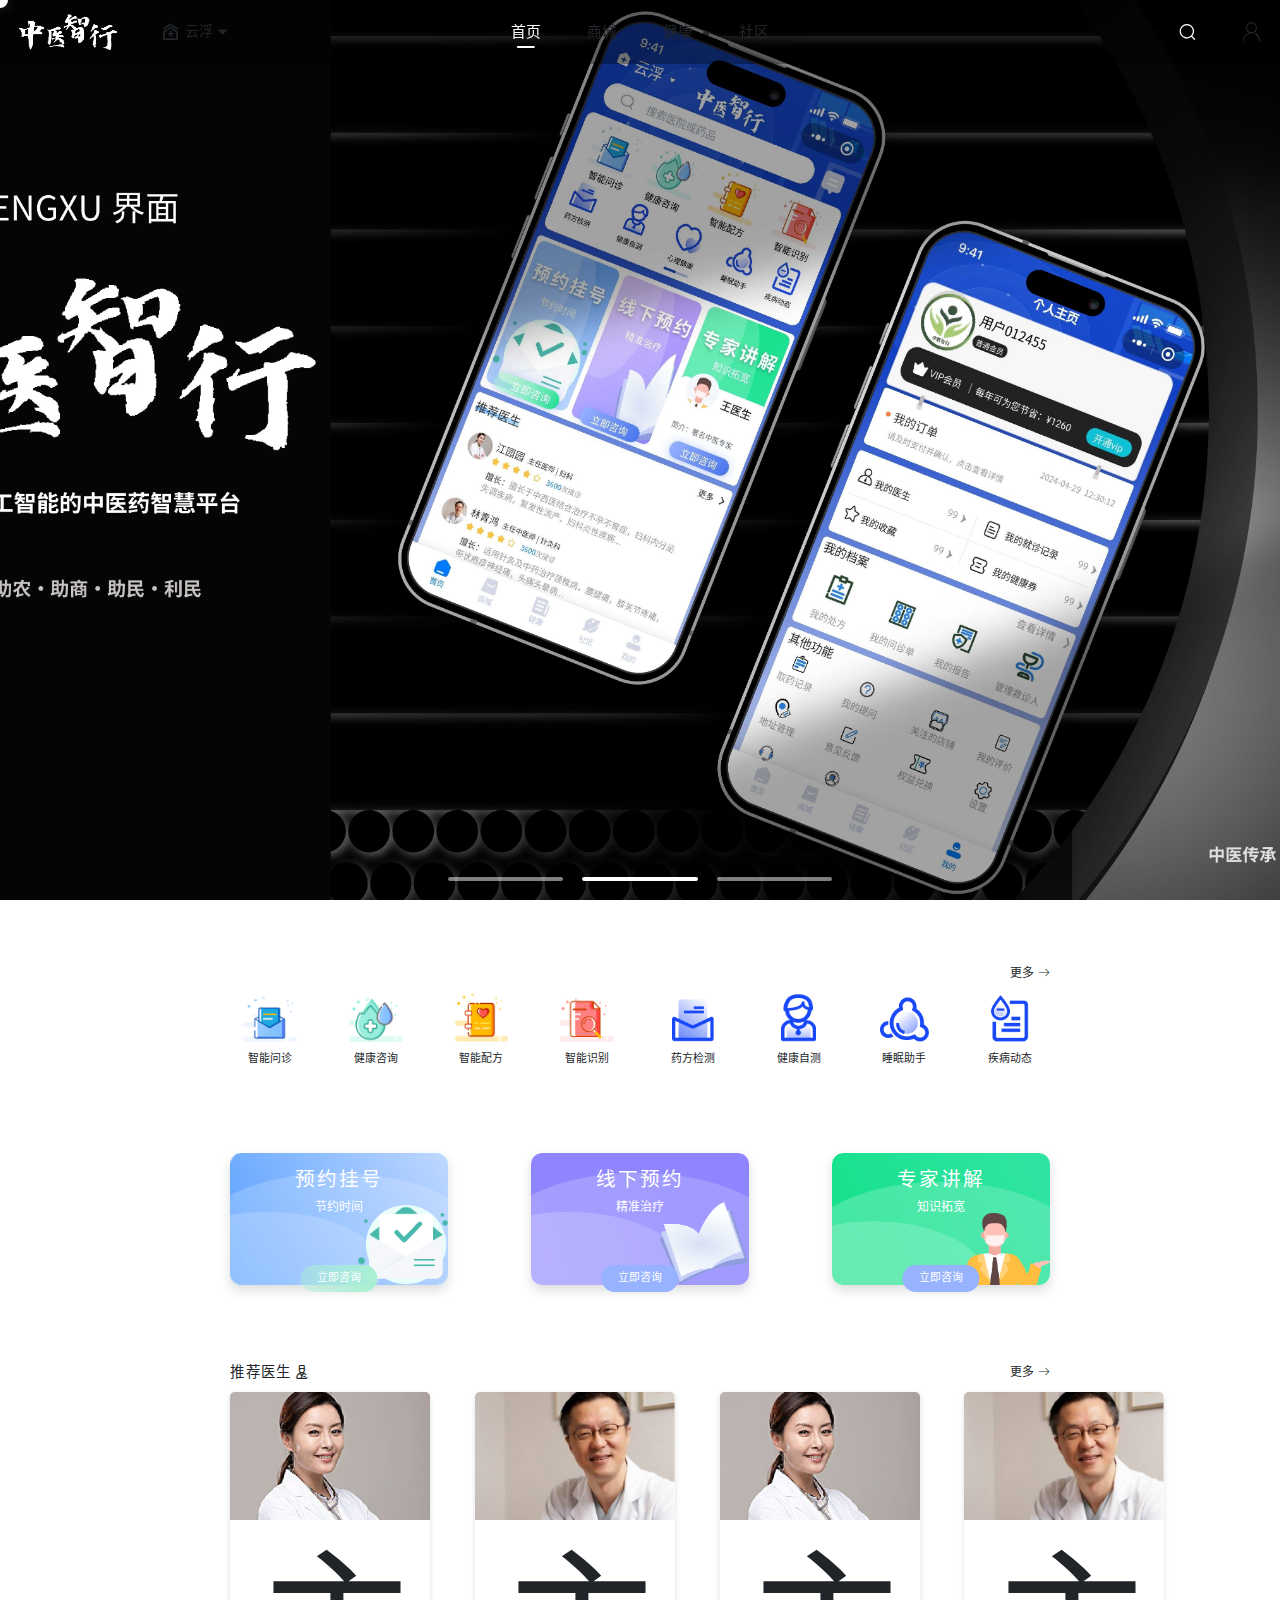
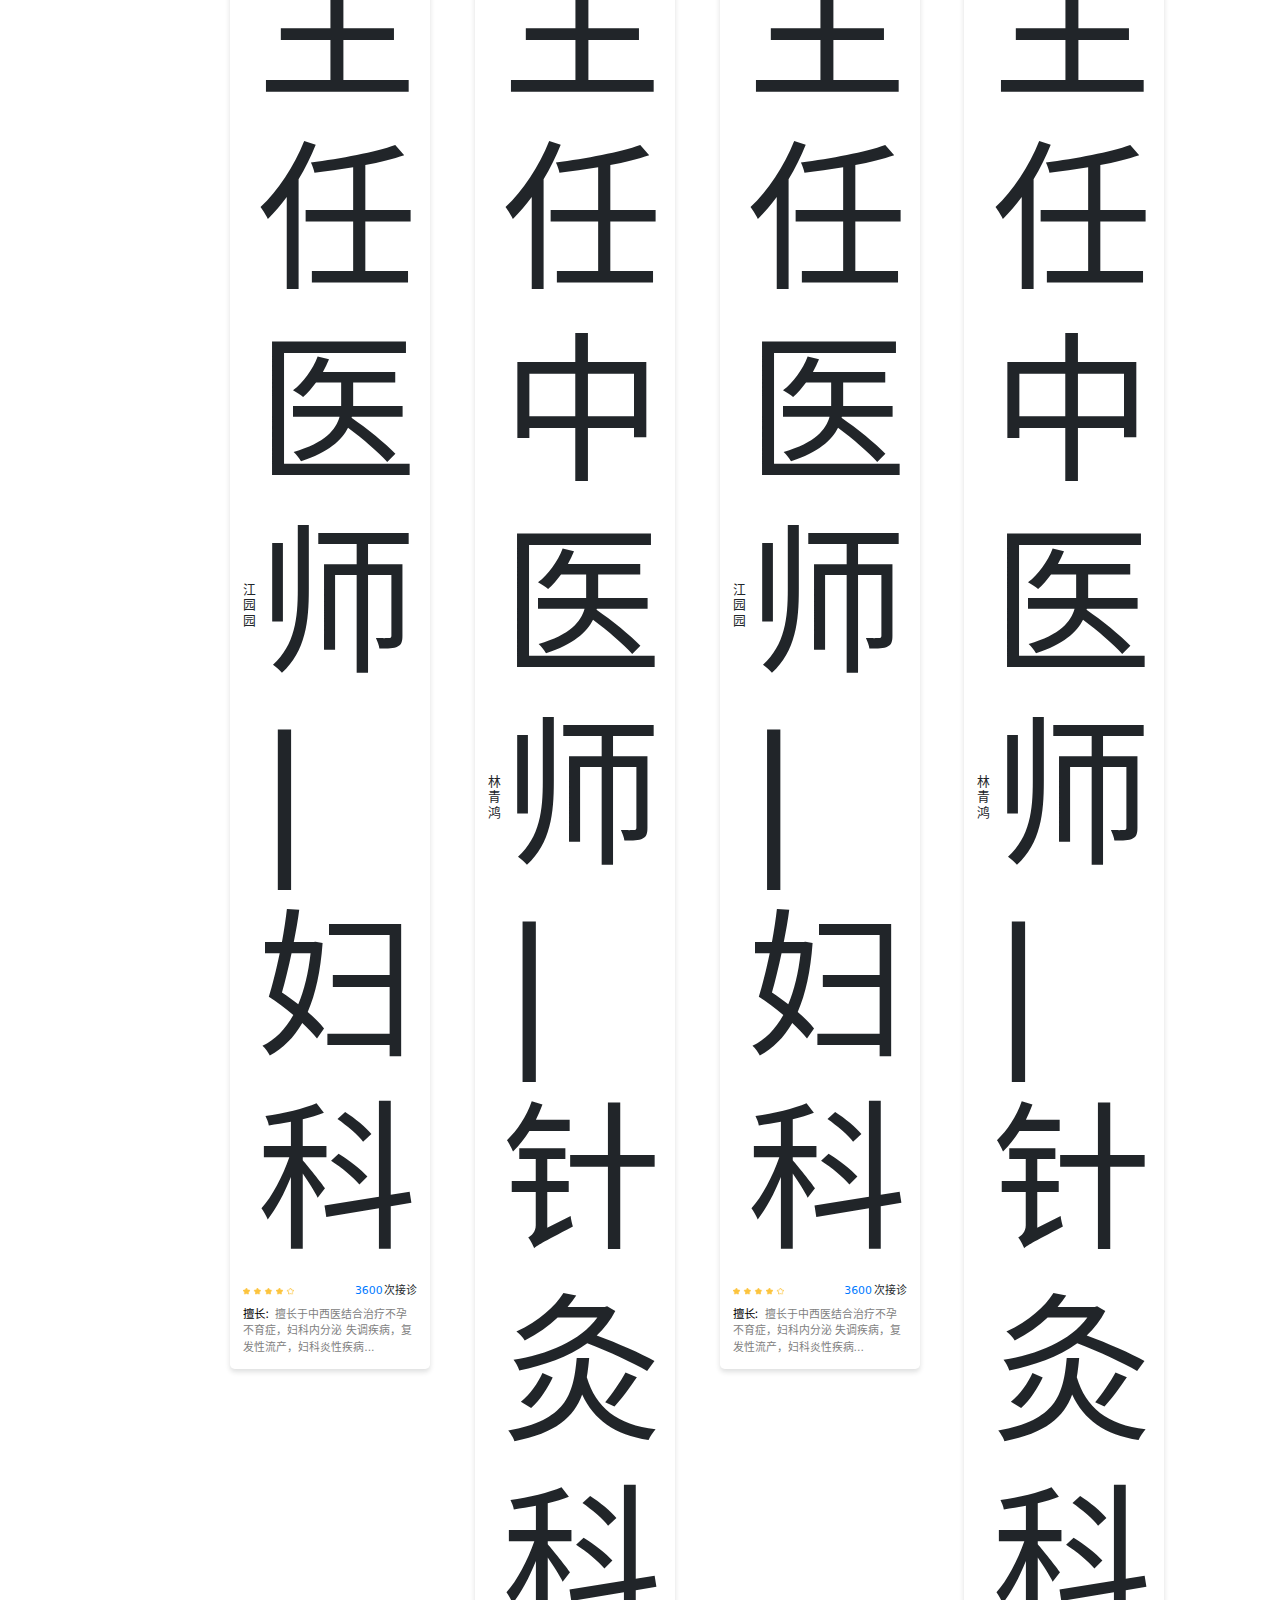
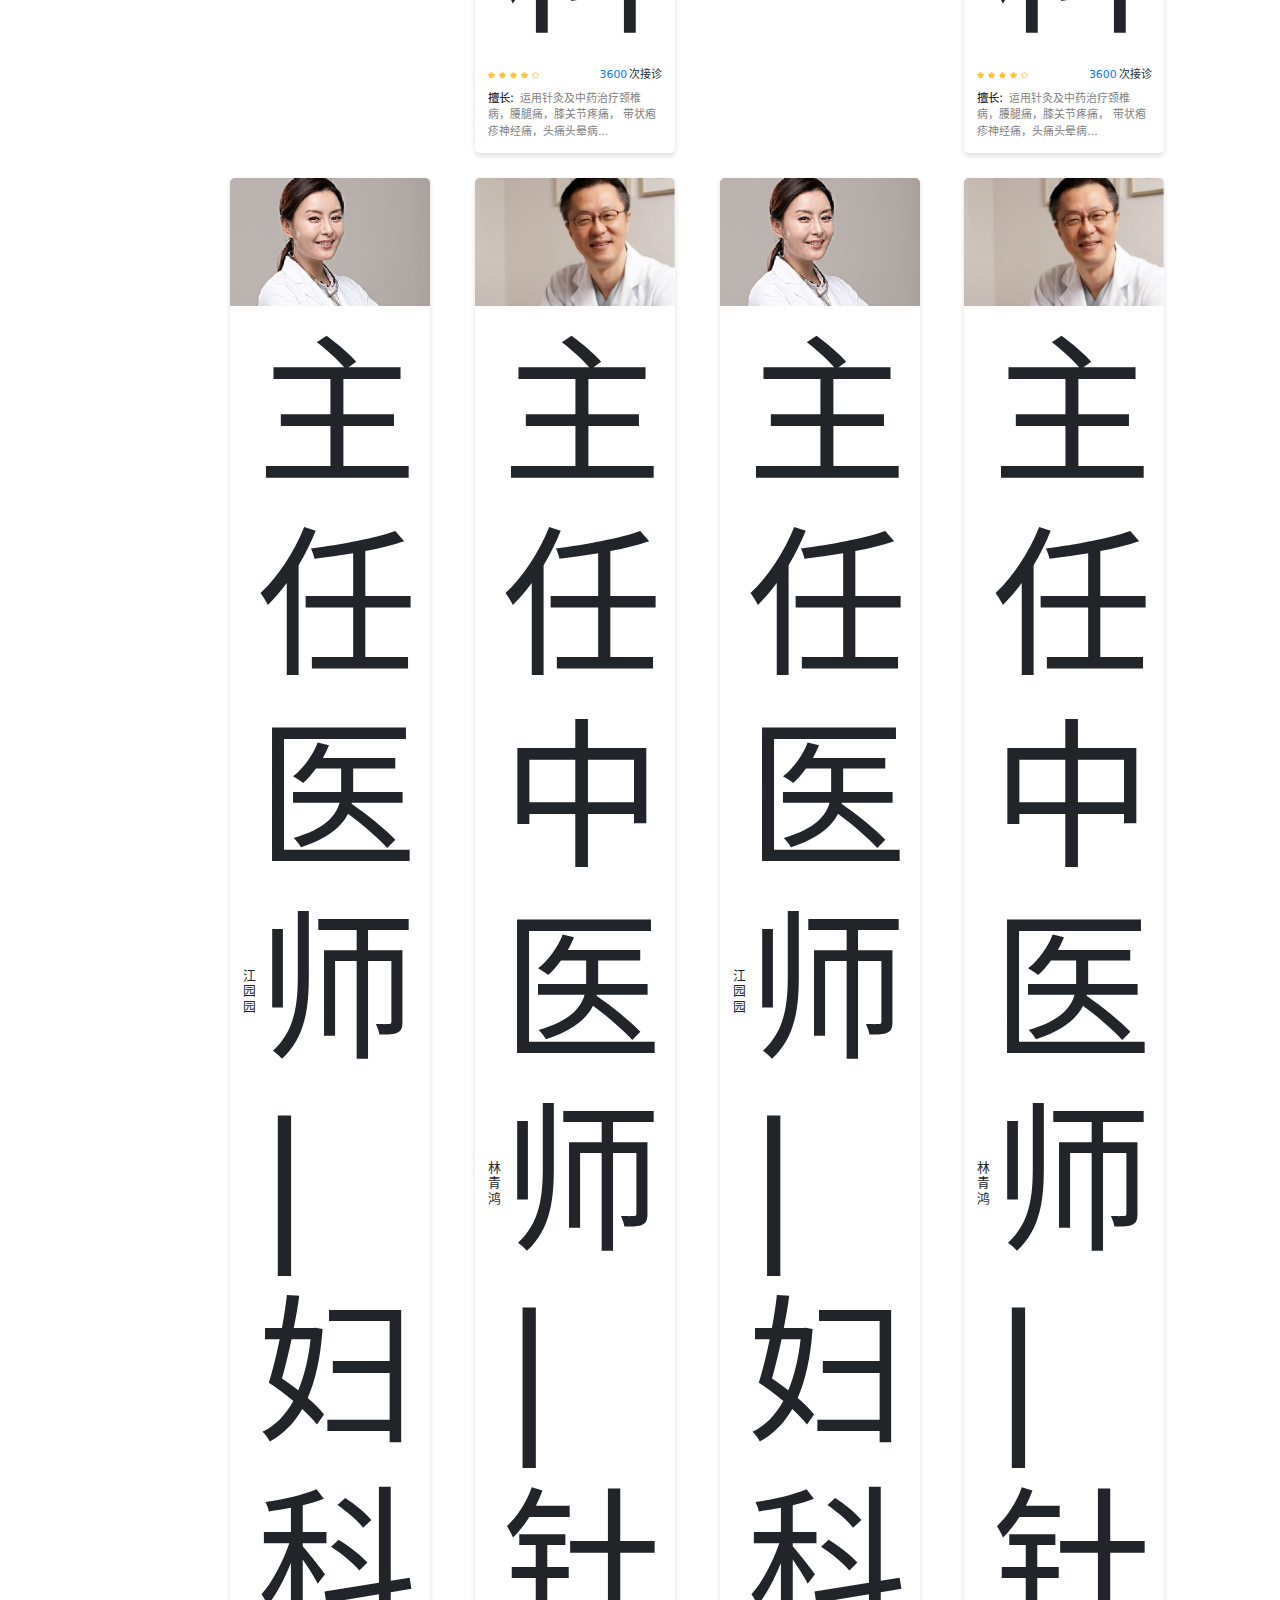
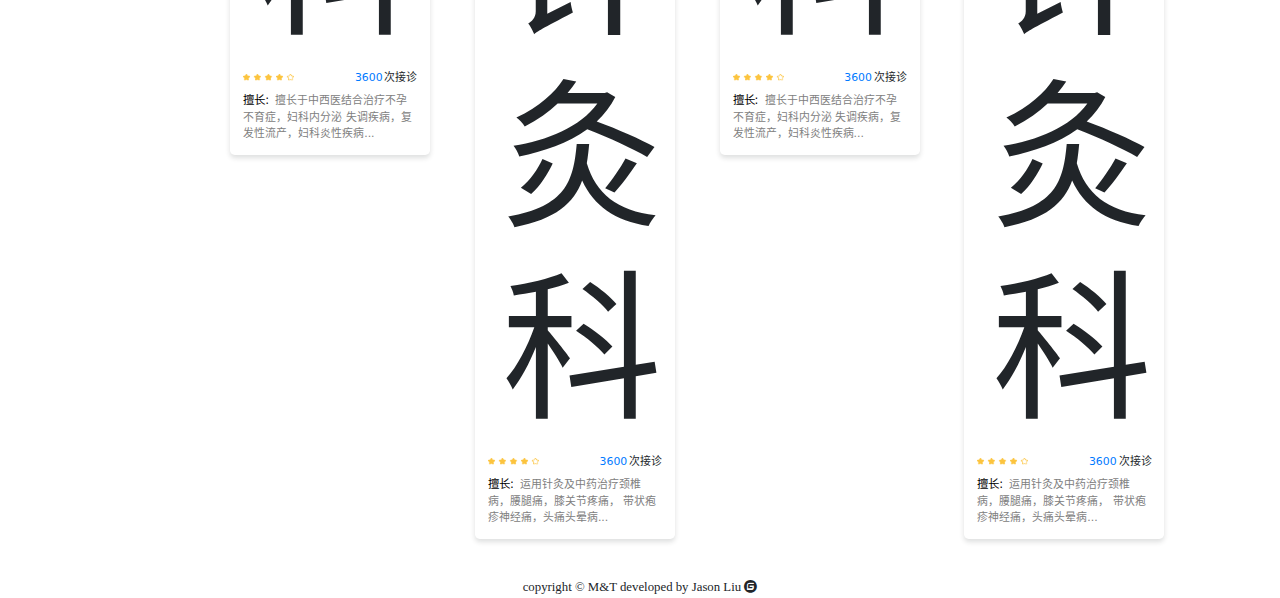
<file: index.html>
<!DOCTYPE html>
<html lang="zh-CN">

<head>
  <meta charset="UTF-8">
  <meta name="viewport" content="width=device-width, initial-scale=1.0">
  <title>中医智行 - 首页</title>

  <!-- bootstrap.css -->
  <link rel="stylesheet" href="/bootstrap-5.3.0-alpha1-dist/css/bootstrap-reboot.css">

  <!-- 字体图标 -->
  <link rel="stylesheet" href="/iconfont/iconfont.css">

  <link rel="stylesheet" href="/css/base.css">
  <link rel="stylesheet" href="/css/normalize.css">
  <link rel="stylesheet" href="/css/common.css">

  <link rel="shortcut icon" href="/favicon.ico" type="image/x-icon">


  <script>
    // 检测屏幕宽度并进行跳转
    function redirectToMobileOrDesktop() {
      // 获取屏幕宽度
      const screenWidth = window.innerWidth || document.documentElement.clientWidth

      // 设置阈值来判断移动设备与桌面设备的界限，这里假设小于等于 768px 为移动设备
      const threshold = 768

      // 如果屏幕宽度小于等于阈值，跳转至移动端网站
      if (screenWidth <= threshold) {
        window.location.href = 'https://m-zyzx.netlify.app'
        // window.location.href = 'https://zyzx-m-5gqxu2sv08907527-1320311348.ap-shanghai.app.tcloudbase.com/'
      }
    }

    redirectToMobileOrDesktop()


    
    // 在DOM加载完成后调用函数
    // document.addEventListener('DOMContentLoaded', function () {
    //   redirectToMobileOrDesktop()
    // });
  </script>

</head>

<body>
  <!-- 导航栏 -->
  <nav class="navbar">
    <!-- left -->
    <a class="navbar-brand" href="/index.html">
      <img src="/img/logo_white.png" alt="...">
    </a>

    <!-- 药房 -->
    <a href="#" class="pharmacyBtn">
      <i class="iconfont icon-pharmacy"></i>
      <div class="location">
        <span class="pharmacy-text">云浮</span>
        <i class="iconfont icon-arrow-down-fill"></i>
      </div>
    </a>

    <!-- middle -->
    <ul class="navbar-nav">
      <li class="nav-item">
        <a class="nav-link active" href="/index.html">首页</a>
      </li>
      <li class="nav-item">
        <a class="nav-link" href="/html/mall.html">商城</a>
      </li>
      <li class="nav-item">
        <a class="nav-link" href="/html/healthy.html">健康</a>
      </li>
      <li class="nav-item">
        <a class="nav-link" href="/html/community.html">社区</a>
      </li>
    </ul>

    <!-- right -->
    <div class="navbar-right">
      <form role="search">
        <input id="search" class="" type="search" placeholder="搜索医院或药品" aria-label="搜索医院或药品">
        <label for="search"><i class="iconfont icon-search"></i></label>
      </form>
      <!-- 个人 -->
      <a href="#" class="personBtn"><i class="iconfont icon-person"></i></a>
    </div>
  </nav>

  <div class="banner">
    <div class="indicator">
      <div class="left"></div>
      <div class="middle active"></div>
      <div class="right"></div>
    </div>
    <div class="imgBox">
      <img src="/img/banner/banner2.png" alt="">
    </div>
  </div>


  <!-- 版心 -->
  <div class="container">
    <!-- 智能问诊, 健康查询等 -->
    <div class="tools">
      <div class="header">
        <a href="#" class="more">更多 <i class="iconfont icon-arrow-right"></i></a>
      </div>
      <ul class="row">
        <li class="tool-item znwz">
          <a href="#" class="tool-link">
            <img src="/img/tool/znwz.png" alt="">
            <p>智能问诊</p>
          </a>
        </li>
        <li class="tool-item jkzx">
          <a href="#" class="tool-link">
            <img src="/img/tool/jkzx.png" alt="">
            <p>健康咨询</p>
          </a>
        </li>
        <li class="tool-item znpf">
          <a href="#" class="tool-link">
            <img src="/img/tool/znpf.png" alt="">
            <p>智能配方</p>
          </a>
        </li>
        <li class="tool-item znsb">
          <a href="#" class="tool-link">
            <img src="/img/tool/znsb.png" alt="">
            <p>智能识别</p>
          </a>
        </li>
        <li class="tool-item bad yfjc">
          <a href="#" class="tool-link">
            <img src="/img/tool/yfjc.png" alt="" class="">
            <p>药方检测</p>
          </a>
        </li>
        <li class="tool-item bad jkzc">
          <a href="#" class="tool-link">
            <img src="/img/tool/jkzc.png" alt="" class="">
            <p>健康自测</p>
          </a>
        </li>
        <li class="tool-item bad smzs">
          <a href="#" class="tool-link">
            <img src="/img/tool/smzs.png" alt="" class="">
            <p>睡眠助手</p>
          </a>
        </li>
        <li class="tool-item bad jbdt">
          <a href="#" class="tool-link">
            <img src="/img/tool/jbdt.png" alt="" class="">
            <p>疾病动态</p>
          </a>
        </li>
      </ul>
    </div>

    <!-- 预约挂号, 线下预约等 -->
    <div class="appointment">
      <ul class="row">
        <li class="appointment-item">
          <a href="#" class="appointment-link">
            <img src="/img/appointment/yygh-bg.png" class="bg" alt="">
            <p class="title">预约挂号</p>
            <p class="description">节约时间</p>
            <a href="#" class="goto">立即咨询</a>
            <i><img src="/img/appointment/yygh-icon.png" class="icon" id="yygh-icon" alt=""></i>
          </a>
        </li>
        <li class="appointment-item">
          <a href="#" class="appointment-link">
            <img src="/img/appointment/xxyy-bg.png" class="bg" alt="">
            <p class="title">线下预约</p>
            <p class="description">精准治疗</p>
            <a href="#" class="goto">立即咨询</a>
            <i><img src="/img/appointment/xxyy-icon.png" class="icon" id="xxyy-icon" alt=""></i>
          </a>
        </li>
        <li class="appointment-item">
          <a href="#" class="appointment-link">
            <img src="/img/appointment/zjjj-bg.png" class="bg" alt="">
            <p class="title">专家讲解</p>
            <p class="description">知识拓宽</p>
            <a href="#" class="goto">立即咨询</a>
            <i><img src="/img/appointment/zjjj-icon.png" class="icon" id="zjjj-icon" alt=""></i>
          </a>
        </li>
      </ul>
    </div>

    <!-- 推荐医生 -->
    <div class="recommend-doctor">
      <div class="header">
        <p>推荐医生<i class="iconfont icon-doctor"></i></p>
        <a href="#" class="more">更多 <i class="iconfont icon-arrow-right"></i></a>
      </div>
      <div class="body">
        <ul>
          <li>
            <div class="card">
              <div class="imgBox"><img src="/img/recommend-doctor/jyy.png" alt=""></div>
              <div class="card-body">
                <h5 class="card-title">
                  <div class="name">江园园</div>
                  <div class="department">主任医师 | 妇科</div>
                </h5>
                <div class="secondary-title">
                  <img class="score" src="/img/recommend-doctor/stars.png"></img>
                  <div class="visit-time"><span>3600</span>次接诊</div>
                </div>
                <p class="speciality">擅长于中西医结合治疗不孕不育症，妇科内分泌
                  失调疾病，复发性流产，妇科炎性疾病...</p>
              </div>
            </div>
          </li>
          <li>
            <div class="card">
              <div class="imgBox"><img src="/img/recommend-doctor/lqh.png" alt=""></div>
              <div class="card-body">
                <h5 class="card-title">
                  <div class="name">林青鸿</div>
                  <div class="department">主任中医师 | 针灸科</div>
                </h5>
                <div class="secondary-title">
                  <img class="score" src="/img/recommend-doctor/stars.png"></img>
                  <div class="visit-time"><span>3600</span>次接诊</div>
                </div>
                <p class="speciality">运用针灸及中药治疗颈椎病，腰腿痛，膝关节疼痛，
                  带状疱疹神经痛，头痛头晕病...</p>
              </div>
            </div>
          </li>
          <li>
            <div class="card">
              <div class="imgBox"><img src="/img/recommend-doctor/jyy.png" alt=""></div>
              <div class="card-body">
                <h5 class="card-title">
                  <div class="name">江园园</div>
                  <div class="department">主任医师 | 妇科</div>
                </h5>
                <div class="secondary-title">
                  <img class="score" src="/img/recommend-doctor/stars.png"></img>
                  <div class="visit-time"><span>3600</span>次接诊</div>
                </div>
                <p class="speciality">擅长于中西医结合治疗不孕不育症，妇科内分泌
                  失调疾病，复发性流产，妇科炎性疾病...</p>
              </div>
            </div>
          </li>
          <li>
            <div class="card">
              <div class="imgBox"><img src="/img/recommend-doctor/lqh.png" alt=""></div>
              <div class="card-body">
                <h5 class="card-title">
                  <div class="name">林青鸿</div>
                  <div class="department">主任中医师 | 针灸科</div>
                </h5>
                <div class="secondary-title">
                  <img class="score" src="/img/recommend-doctor/stars.png"></img>
                  <div class="visit-time"><span>3600</span>次接诊</div>
                </div>
                <p class="speciality">运用针灸及中药治疗颈椎病，腰腿痛，膝关节疼痛，
                  带状疱疹神经痛，头痛头晕病...</p>
              </div>
            </div>
          </li>
          <li>
            <div class="card">
              <div class="imgBox"><img src="/img/recommend-doctor/jyy.png" alt=""></div>
              <div class="card-body">
                <h5 class="card-title">
                  <div class="name">江园园</div>
                  <div class="department">主任医师 | 妇科</div>
                </h5>
                <div class="secondary-title">
                  <img class="score" src="/img/recommend-doctor/stars.png"></img>
                  <div class="visit-time"><span>3600</span>次接诊</div>
                </div>
                <p class="speciality">擅长于中西医结合治疗不孕不育症，妇科内分泌
                  失调疾病，复发性流产，妇科炎性疾病...</p>
              </div>
            </div>
          </li>
          <li>
            <div class="card">
              <div class="imgBox"><img src="/img/recommend-doctor/lqh.png" alt=""></div>
              <div class="card-body">
                <h5 class="card-title">
                  <div class="name">林青鸿</div>
                  <div class="department">主任中医师 | 针灸科</div>
                </h5>
                <div class="secondary-title">
                  <img class="score" src="/img/recommend-doctor/stars.png"></img>
                  <div class="visit-time"><span>3600</span>次接诊</div>
                </div>
                <p class="speciality">运用针灸及中药治疗颈椎病，腰腿痛，膝关节疼痛，
                  带状疱疹神经痛，头痛头晕病...</p>
              </div>
            </div>
          </li>
          <li>
            <div class="card">
              <div class="imgBox"><img src="/img/recommend-doctor/jyy.png" alt=""></div>
              <div class="card-body">
                <h5 class="card-title">
                  <div class="name">江园园</div>
                  <div class="department">主任医师 | 妇科</div>
                </h5>
                <div class="secondary-title">
                  <img class="score" src="/img/recommend-doctor/stars.png"></img>
                  <div class="visit-time"><span>3600</span>次接诊</div>
                </div>
                <p class="speciality">擅长于中西医结合治疗不孕不育症，妇科内分泌
                  失调疾病，复发性流产，妇科炎性疾病...</p>
              </div>
            </div>
          </li>
          <li>
            <div class="card">
              <div class="imgBox"><img src="/img/recommend-doctor/lqh.png" alt=""></div>
              <div class="card-body">
                <h5 class="card-title">
                  <div class="name">林青鸿</div>
                  <div class="department">主任中医师 | 针灸科</div>
                </h5>
                <div class="secondary-title">
                  <img class="score" src="/img/recommend-doctor/stars.png"></img>
                  <div class="visit-time"><span>3600</span>次接诊</div>
                </div>
                <p class="speciality">运用针灸及中药治疗颈椎病，腰腿痛，膝关节疼痛，
                  带状疱疹神经痛，头痛头晕病...</p>
              </div>
            </div>
          </li>
        </ul>
      </div>
    </div>
  </div>


  <!-- 版权 -->
  <div class="copyright">
    copyright © M&T developed by
    <a href="https://gitee.com/paeonia-lactiflora" target="_blank">
      Jason Liu <i class="iconfont icon-gitee"></i>
    </a>
  </div>



  <script src="/js/flexible.js"></script>
  <script src="/js/index.js"></script>
  <script src="/js/magic_mouse.js"></script>
  <script src="/js/lenis/lenis.min.js"></script>

  <script>
    // magic_mouse init
    document.querySelectorAll('a, button, label, .recommend-doctor .card, .icon')
      .forEach(el => {
        el.classList.add('magic-hover')
      })
    const options = {
      "outerStyle": "disable",
      "hoverEffect": "pointer-overlay",
      "hoverItemMove": false,
      "defaultCursor": false,
      "outerWidth": 30,
      "outerHeight": 30
    }
    magicMouse(options)


    // lenis init
    const lenis = new Lenis()

    function raf(time) {
      lenis.raf(time)
      requestAnimationFrame(raf)
    }

    requestAnimationFrame(raf)
  </script>
</body>

</html>
</file>
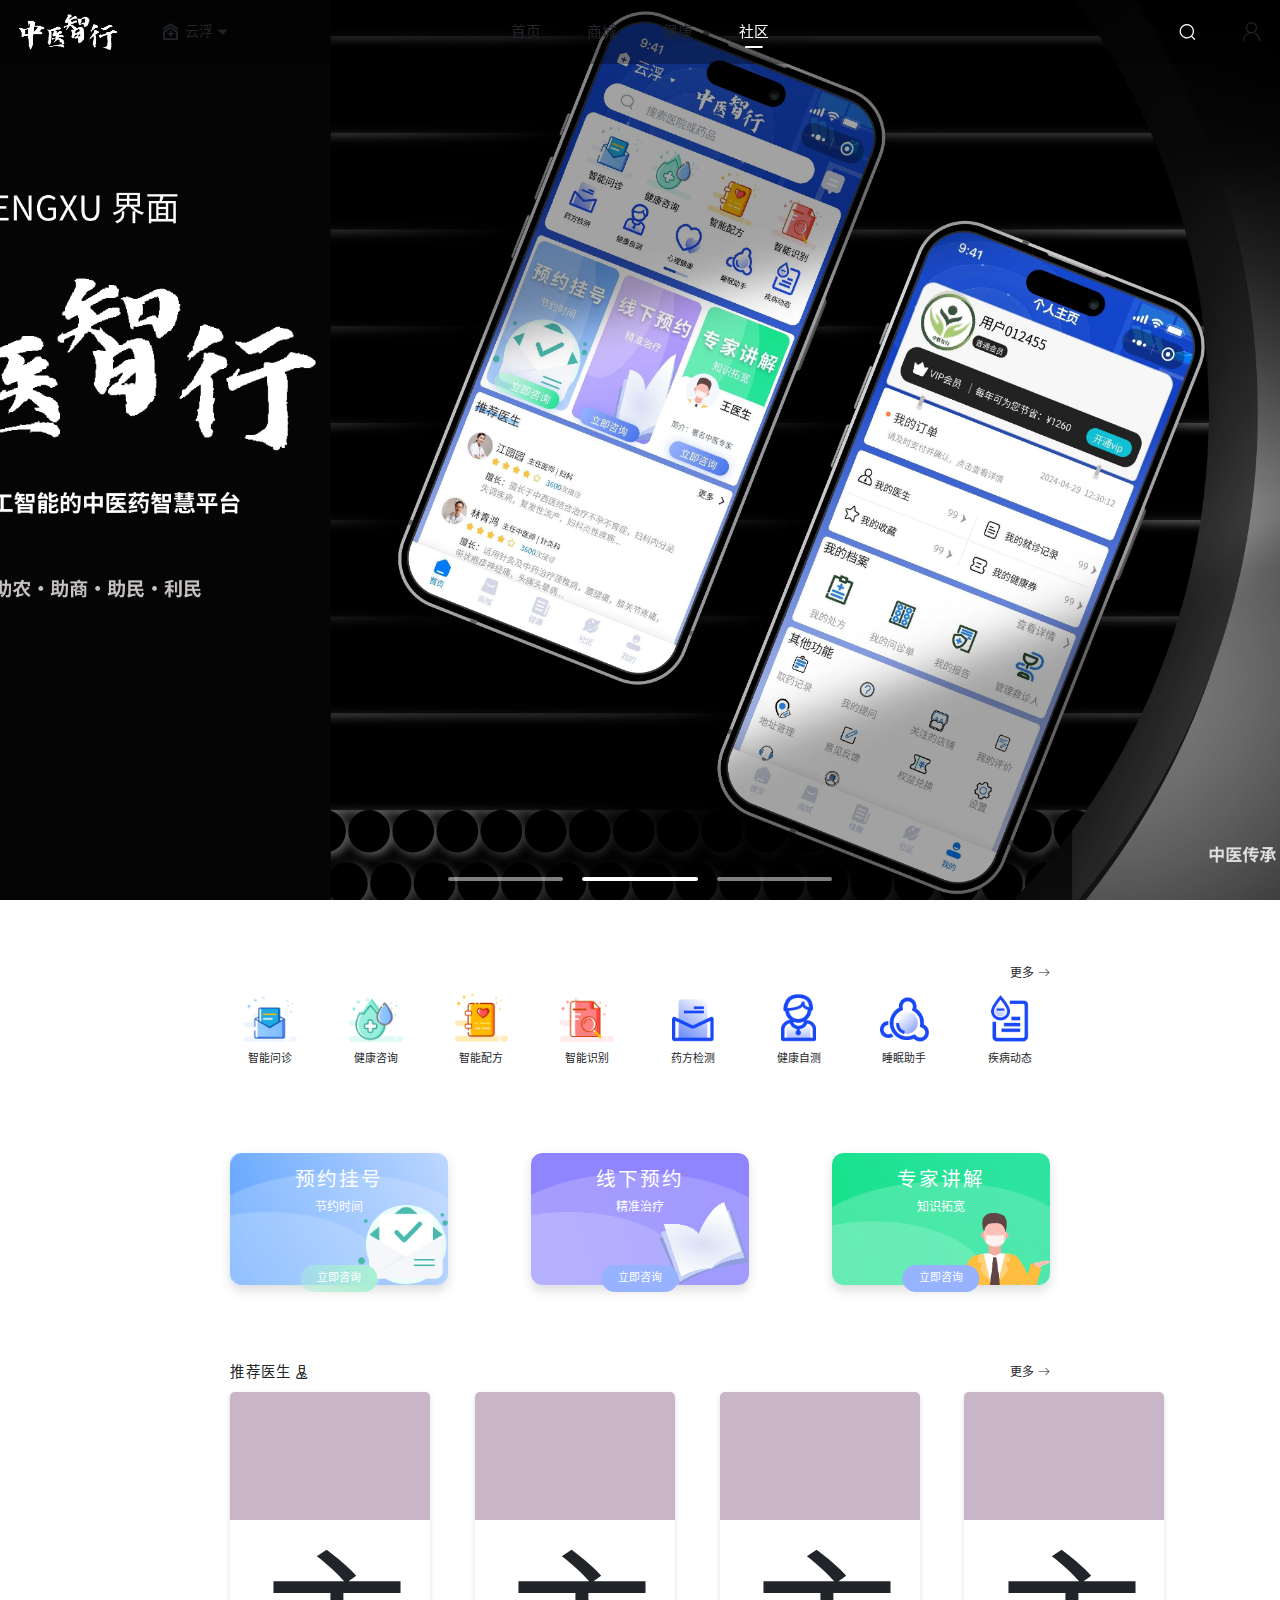
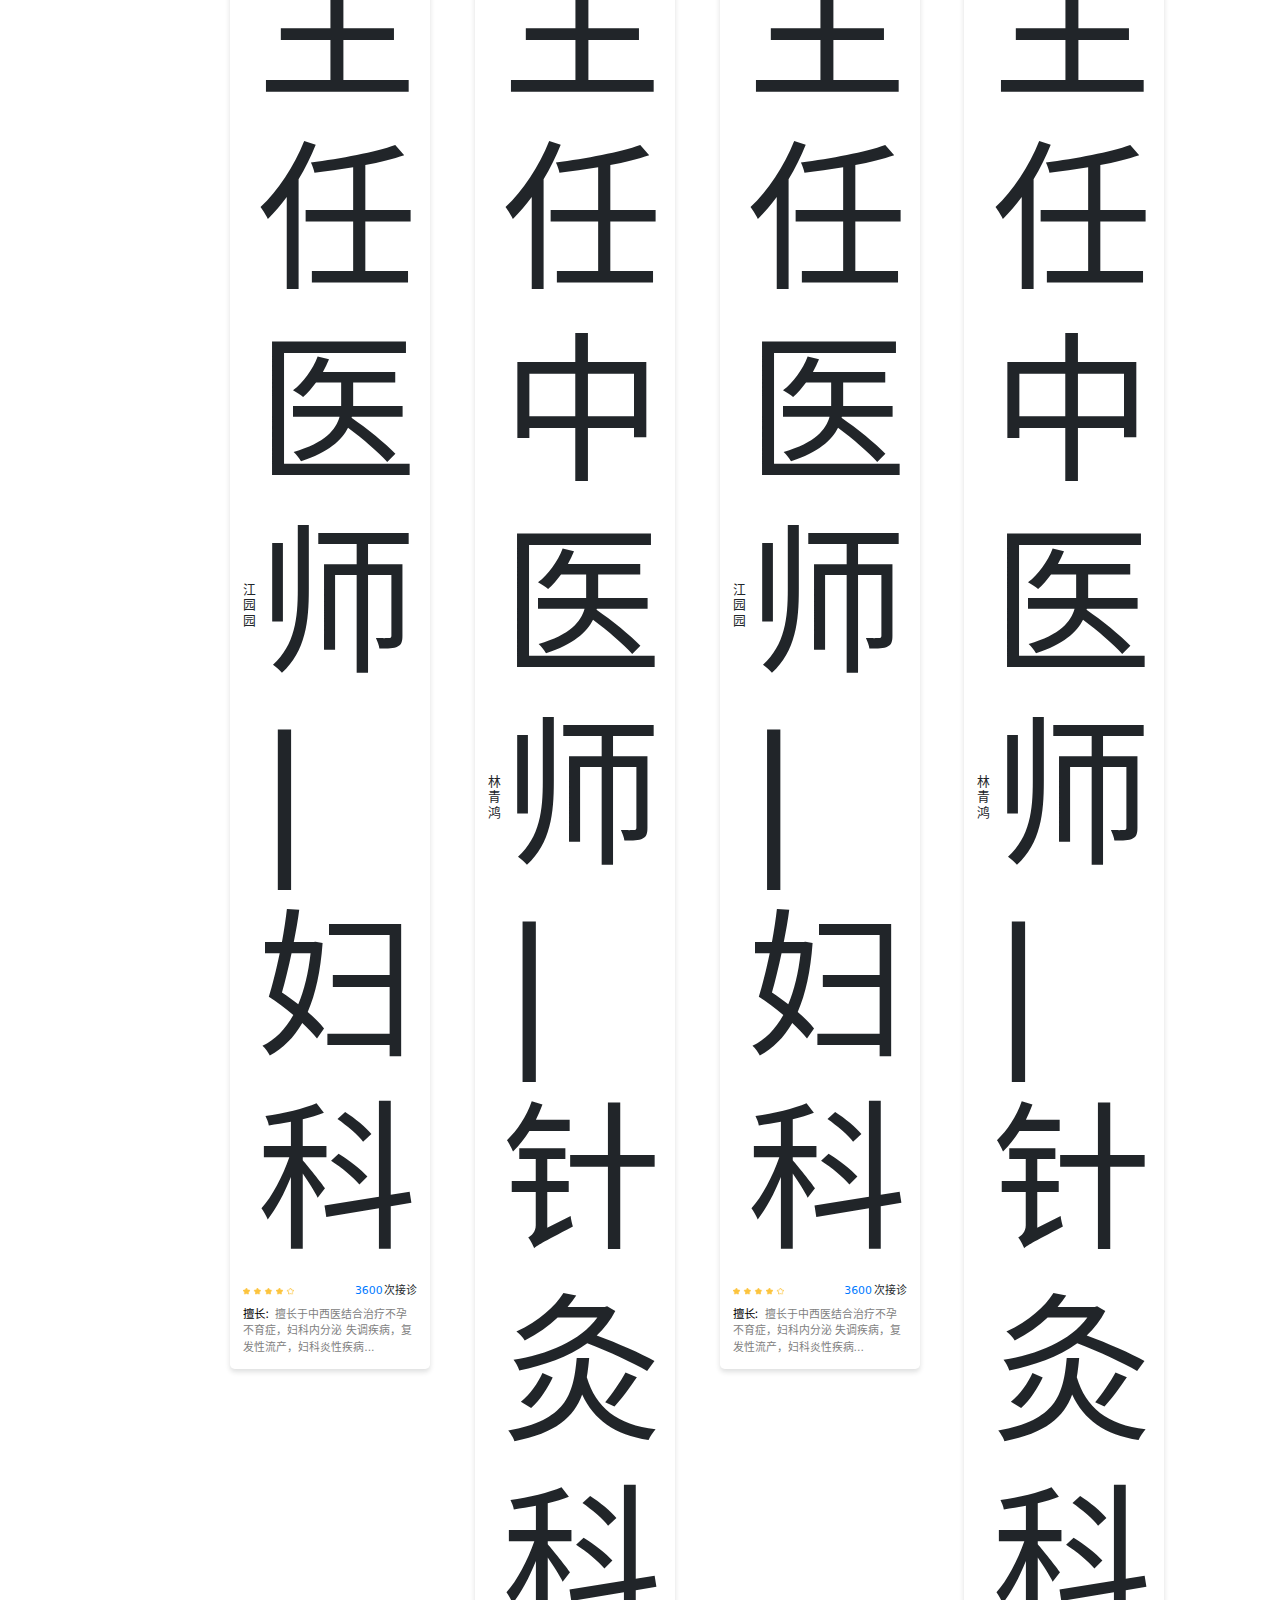
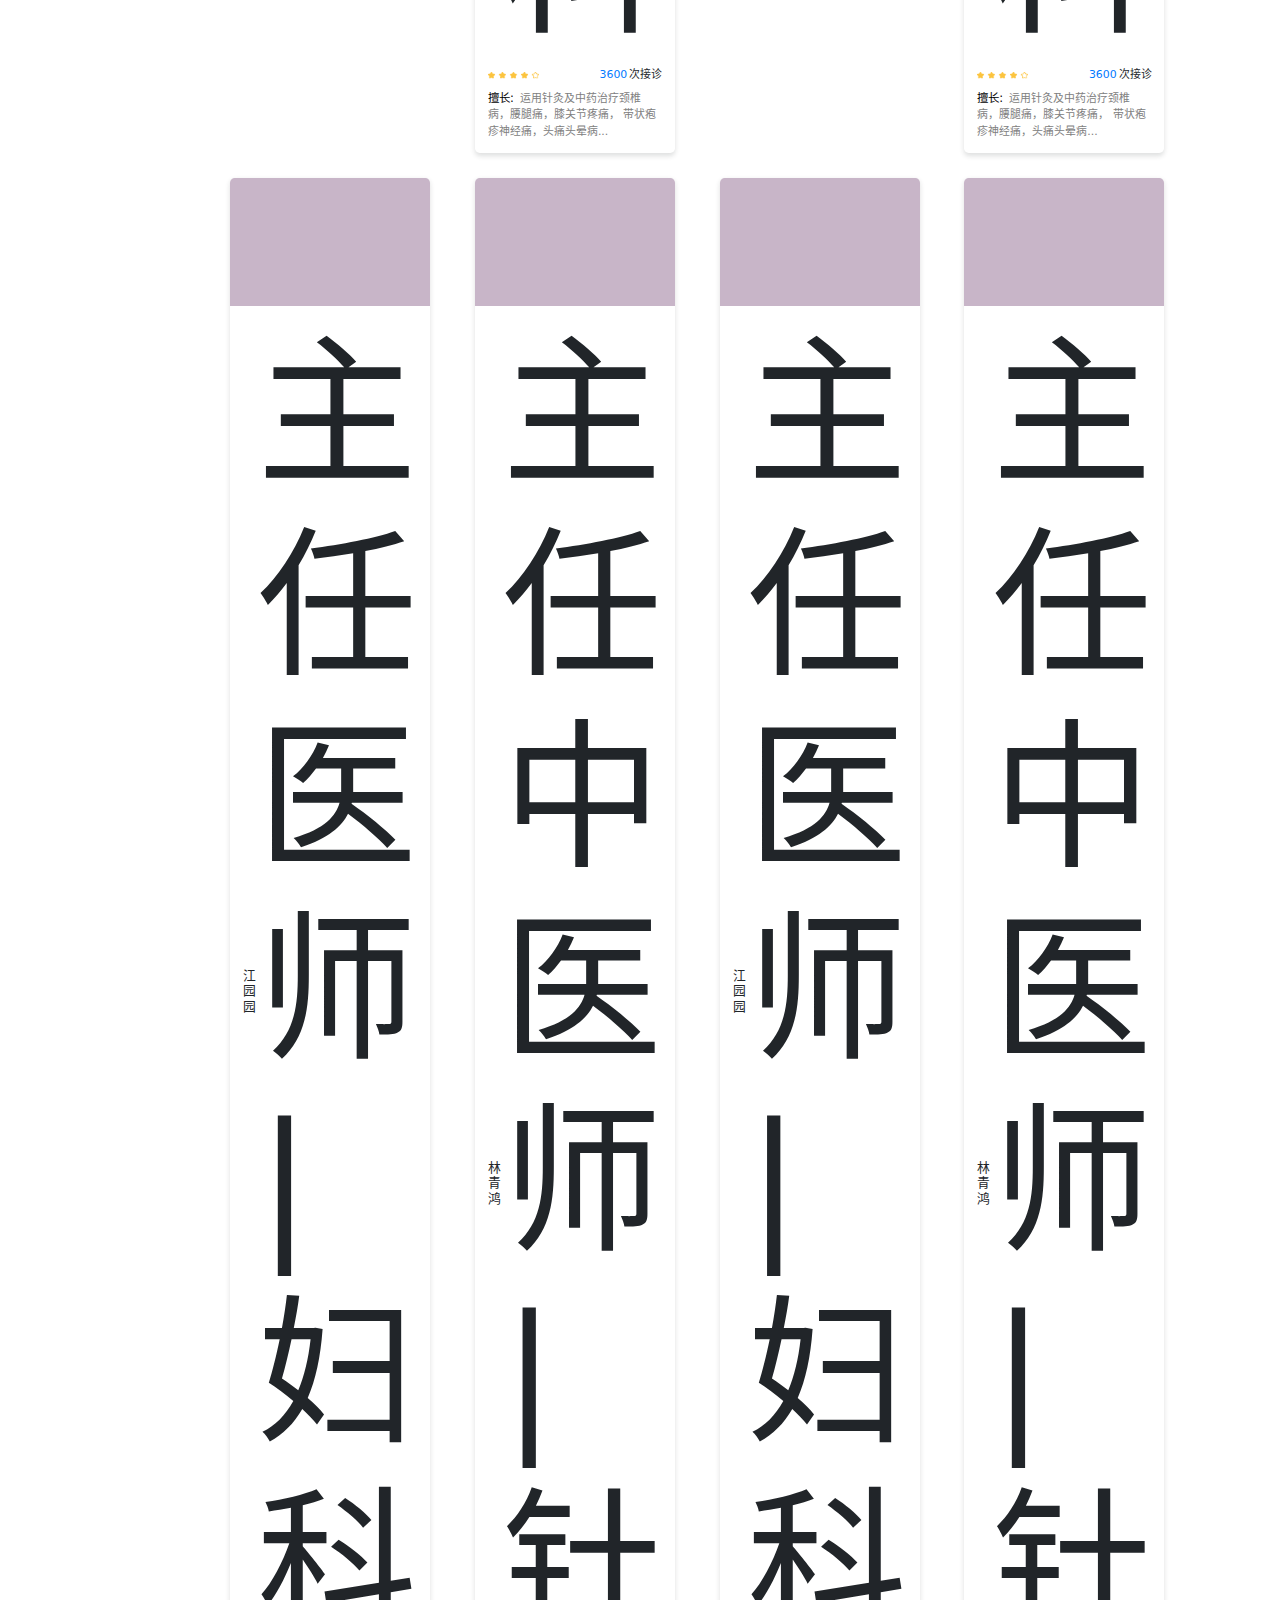
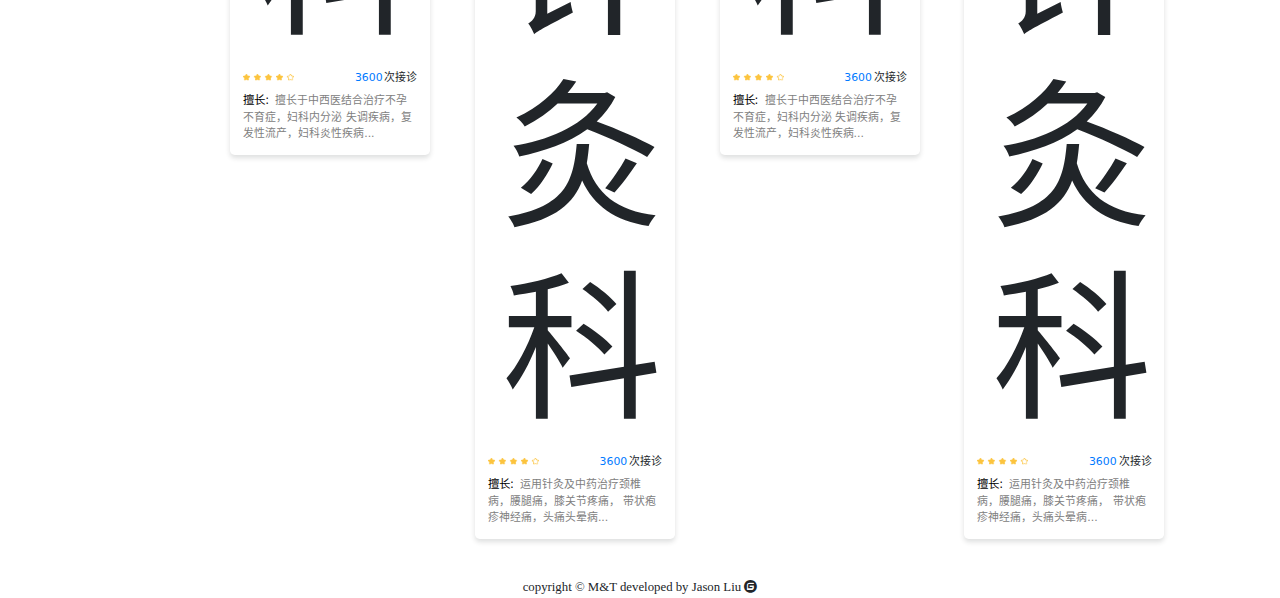
<file: html/community.html>
<!DOCTYPE html>
<html lang="zh-CN">

<head>
  <meta charset="UTF-8">
  <meta name="viewport" content="width=device-width, initial-scale=1.0">
  <title>中医智行 - 社区中心</title>

  <!-- bootstrap.css -->
  <link rel="stylesheet" href="/bootstrap-5.3.0-alpha1-dist/css/bootstrap-reboot.css">

  <!-- 字体图标 -->
  <link rel="stylesheet" href="/iconfont/iconfont.css">

  <link rel="stylesheet" href="/css/base.css">
  <link rel="stylesheet" href="/css/normalize.css">
  <link rel="stylesheet" href="/css/common.css">

  <link rel="shortcut icon" href="/favicon.ico"
    type="image/x-icon">
</head>

<body>
  <!-- 导航栏 -->
  <nav class="navbar">
    <!-- left -->
    <a class="navbar-brand" href="/index.html">
      <img src="/img/logo_white.png" alt="...">
    </a>

    <!-- 药房 -->
    <a href="#" class="pharmacyBtn">
      <i class="iconfont icon-pharmacy"></i>
      <div class="location">
        <span class="pharmacy-text">云浮</span>
        <i class="iconfont icon-arrow-down-fill"></i>
      </div>
    </a>

    <!-- middle -->
    <ul class="navbar-nav">
      <li class="nav-item">
        <a class="nav-link" href="/index.html">首页</a>
      </li>
      <li class="nav-item">
        <a class="nav-link" href="/html/mall.html">商城</a>
      </li>
      <li class="nav-item">
        <a class="nav-link" href="/html/healthy.html">健康</a>
      </li>
      <li class="nav-item">
        <a class="nav-link active" href="/html/community.html">社区</a>
      </li>
    </ul>

    <!-- right -->
    <div class="navbar-right">
      <form role="search">
        <input id="search" class="" type="search" placeholder="搜索医院或药品" aria-label="搜索医院或药品">
        <label for="search"><i class="iconfont icon-search"></i></label>
      </form>
      <!-- 个人 -->
      <a href="#" class="personBtn"><i class="iconfont icon-person"></i></a>
    </div>
  </nav>

  <div class="banner">
    <div class="indicator">
      <div class="left"></div>
      <div class="middle active"></div>
      <div class="right"></div>
    </div>
    <div class="imgBox">
      <img src="/img/banner/banner2.png" alt="">
    </div>
  </div>


  <!-- 版心 -->
  <div class="container">
    <!-- 智能问诊, 健康查询等 -->
    <div class="tools">
      <div class="header">
        <a href="#" class="more">更多 <i class="iconfont icon-arrow-right"></i></a>
      </div>
      <ul class="row">
        <li class="tool-item znwz">
          <a href="#" class="tool-link">
            <img src="/img/tool/znwz.png" alt="">
            <p>智能问诊</p>
          </a>
        </li>
        <li class="tool-item jkzx">
          <a href="#" class="tool-link">
            <img src="/img/tool/jkzx.png" alt="">
            <p>健康咨询</p>
          </a>
        </li>
        <li class="tool-item znpf">
          <a href="#" class="tool-link">
            <img src="/img/tool/znpf.png" alt="">
            <p>智能配方</p>
          </a>
        </li>
        <li class="tool-item znsb">
          <a href="#" class="tool-link">
            <img src="/img/tool/znsb.png" alt="">
            <p>智能识别</p>
          </a>
        </li>
        <li class="tool-item bad yfjc">
          <a href="#" class="tool-link">
            <img src="/img/tool/yfjc.png" alt="" class="">
            <p>药方检测</p>
          </a>
        </li>
        <li class="tool-item bad jkzc">
          <a href="#" class="tool-link">
            <img src="/img/tool/jkzc.png" alt="" class="">
            <p>健康自测</p>
          </a>
        </li>
        <li class="tool-item bad smzs">
          <a href="#" class="tool-link">
            <img src="/img/tool/smzs.png" alt="" class="">
            <p>睡眠助手</p>
          </a>
        </li>
        <li class="tool-item bad jbdt">
          <a href="#" class="tool-link">
            <img src="/img/tool/jbdt.png" alt="" class="">
            <p>疾病动态</p>
          </a>
        </li>
      </ul>
    </div>

    <!-- 预约挂号, 线下预约等 -->
    <div class="appointment">
      <ul class="row">
        <li class="appointment-item">
          <a href="#" class="appointment-link">
            <img src="/img/appointment/yygh-bg.png" class="bg" alt="">
            <p class="title">预约挂号</p>
            <p class="description">节约时间</p>
            <a href="#" class="goto">立即咨询</a>
            <i><img src="/img/appointment/yygh-icon.png" class="icon" id="yygh-icon" alt=""></i>
          </a>
        </li>
        <li class="appointment-item">
          <a href="#" class="appointment-link">
            <img src="/img/appointment/xxyy-bg.png" class="bg" alt="">
            <p class="title">线下预约</p>
            <p class="description">精准治疗</p>
            <a href="#" class="goto">立即咨询</a>
            <i><img src="/img/appointment/xxyy-icon.png" class="icon" id="xxyy-icon" alt=""></i>
          </a>
        </li>
        <li class="appointment-item">
          <a href="#" class="appointment-link">
            <img src="/img/appointment/zjjj-bg.png" class="bg" alt="">
            <p class="title">专家讲解</p>
            <p class="description">知识拓宽</p>
            <a href="#" class="goto">立即咨询</a>
            <i><img src="/img/appointment/zjjj-icon.png" class="icon" id="zjjj-icon" alt=""></i>
          </a>
        </li>
      </ul>
    </div>

    <!-- 推荐医生 -->
    <div class="recommend-doctor">
      <div class="header">
        <p>推荐医生<i class="iconfont icon-doctor"></i></p>
        <a href="#" class="more">更多 <i class="iconfont icon-arrow-right"></i></a>
      </div>
      <div class="body">
        <ul>
          <li>
            <div class="card">
              <div class="imgBox"><img src="/img/lilac.jpg" alt=""></div>
              <div class="card-body">
                <h5 class="card-title">
                  <div class="name">江园园</div>
                  <div class="department">主任医师 | 妇科</div>
                </h5>
                <div class="secondary-title">
                  <img class="score" src="/img/recommend-doctor/stars.png"></img>
                  <div class="visit-time"><span>3600</span>次接诊</div>
                </div>
                <p class="speciality">擅长于中西医结合治疗不孕不育症，妇科内分泌
                  失调疾病，复发性流产，妇科炎性疾病...</p>
              </div>
            </div>
          </li>
          <li>
            <div class="card">
              <div class="imgBox"><img src="/img/lilac.jpg" alt=""></div>
              <div class="card-body">
                <h5 class="card-title">
                  <div class="name">林青鸿</div>
                  <div class="department">主任中医师 | 针灸科</div>
                </h5>
                <div class="secondary-title">
                  <img class="score" src="/img/recommend-doctor/stars.png"></img>
                  <div class="visit-time"><span>3600</span>次接诊</div>
                </div>
                <p class="speciality">运用针灸及中药治疗颈椎病，腰腿痛，膝关节疼痛，
                  带状疱疹神经痛，头痛头晕病...</p>
              </div>
            </div>
          </li>
          <li>
            <div class="card">
              <div class="imgBox"><img src="/img/lilac.jpg" alt=""></div>
              <div class="card-body">
                <h5 class="card-title">
                  <div class="name">江园园</div>
                  <div class="department">主任医师 | 妇科</div>
                </h5>
                <div class="secondary-title">
                  <img class="score" src="/img/recommend-doctor/stars.png"></img>
                  <div class="visit-time"><span>3600</span>次接诊</div>
                </div>
                <p class="speciality">擅长于中西医结合治疗不孕不育症，妇科内分泌
                  失调疾病，复发性流产，妇科炎性疾病...</p>
              </div>
            </div>
          </li>
          <li>
            <div class="card">
              <div class="imgBox"><img src="/img/lilac.jpg" alt=""></div>
              <div class="card-body">
                <h5 class="card-title">
                  <div class="name">林青鸿</div>
                  <div class="department">主任中医师 | 针灸科</div>
                </h5>
                <div class="secondary-title">
                  <img class="score" src="/img/recommend-doctor/stars.png"></img>
                  <div class="visit-time"><span>3600</span>次接诊</div>
                </div>
                <p class="speciality">运用针灸及中药治疗颈椎病，腰腿痛，膝关节疼痛，
                  带状疱疹神经痛，头痛头晕病...</p>
              </div>
            </div>
          </li>
          <li>
            <div class="card">
              <div class="imgBox"><img src="/img/lilac.jpg" alt=""></div>
              <div class="card-body">
                <h5 class="card-title">
                  <div class="name">江园园</div>
                  <div class="department">主任医师 | 妇科</div>
                </h5>
                <div class="secondary-title">
                  <img class="score" src="/img/recommend-doctor/stars.png"></img>
                  <div class="visit-time"><span>3600</span>次接诊</div>
                </div>
                <p class="speciality">擅长于中西医结合治疗不孕不育症，妇科内分泌
                  失调疾病，复发性流产，妇科炎性疾病...</p>
              </div>
            </div>
          </li>
          <li>
            <div class="card">
              <div class="imgBox"><img src="/img/lilac.jpg" alt=""></div>
              <div class="card-body">
                <h5 class="card-title">
                  <div class="name">林青鸿</div>
                  <div class="department">主任中医师 | 针灸科</div>
                </h5>
                <div class="secondary-title">
                  <img class="score" src="/img/recommend-doctor/stars.png"></img>
                  <div class="visit-time"><span>3600</span>次接诊</div>
                </div>
                <p class="speciality">运用针灸及中药治疗颈椎病，腰腿痛，膝关节疼痛，
                  带状疱疹神经痛，头痛头晕病...</p>
              </div>
            </div>
          </li>
          <li>
            <div class="card">
              <div class="imgBox"><img src="/img/lilac.jpg" alt=""></div>
              <div class="card-body">
                <h5 class="card-title">
                  <div class="name">江园园</div>
                  <div class="department">主任医师 | 妇科</div>
                </h5>
                <div class="secondary-title">
                  <img class="score" src="/img/recommend-doctor/stars.png"></img>
                  <div class="visit-time"><span>3600</span>次接诊</div>
                </div>
                <p class="speciality">擅长于中西医结合治疗不孕不育症，妇科内分泌
                  失调疾病，复发性流产，妇科炎性疾病...</p>
              </div>
            </div>
          </li>
          <li>
            <div class="card">
              <div class="imgBox"><img src="/img/lilac.jpg" alt=""></div>
              <div class="card-body">
                <h5 class="card-title">
                  <div class="name">林青鸿</div>
                  <div class="department">主任中医师 | 针灸科</div>
                </h5>
                <div class="secondary-title">
                  <img class="score" src="/img/recommend-doctor/stars.png"></img>
                  <div class="visit-time"><span>3600</span>次接诊</div>
                </div>
                <p class="speciality">运用针灸及中药治疗颈椎病，腰腿痛，膝关节疼痛，
                  带状疱疹神经痛，头痛头晕病...</p>
              </div>
            </div>
          </li>
        </ul>
      </div>
    </div>
  </div>


  <!-- 版权 -->
  <div class="copyright">
    copyright © M&T developed by
    <a href="https://gitee.com/paeonia-lactiflora" target="_blank">
      Jason Liu <i class="iconfont icon-gitee"></i>
    </a>
  </div>



  <script src="/js/flexible.js"></script>
  <script src="/js/index.js"></script>
</body>

</html>
</file>
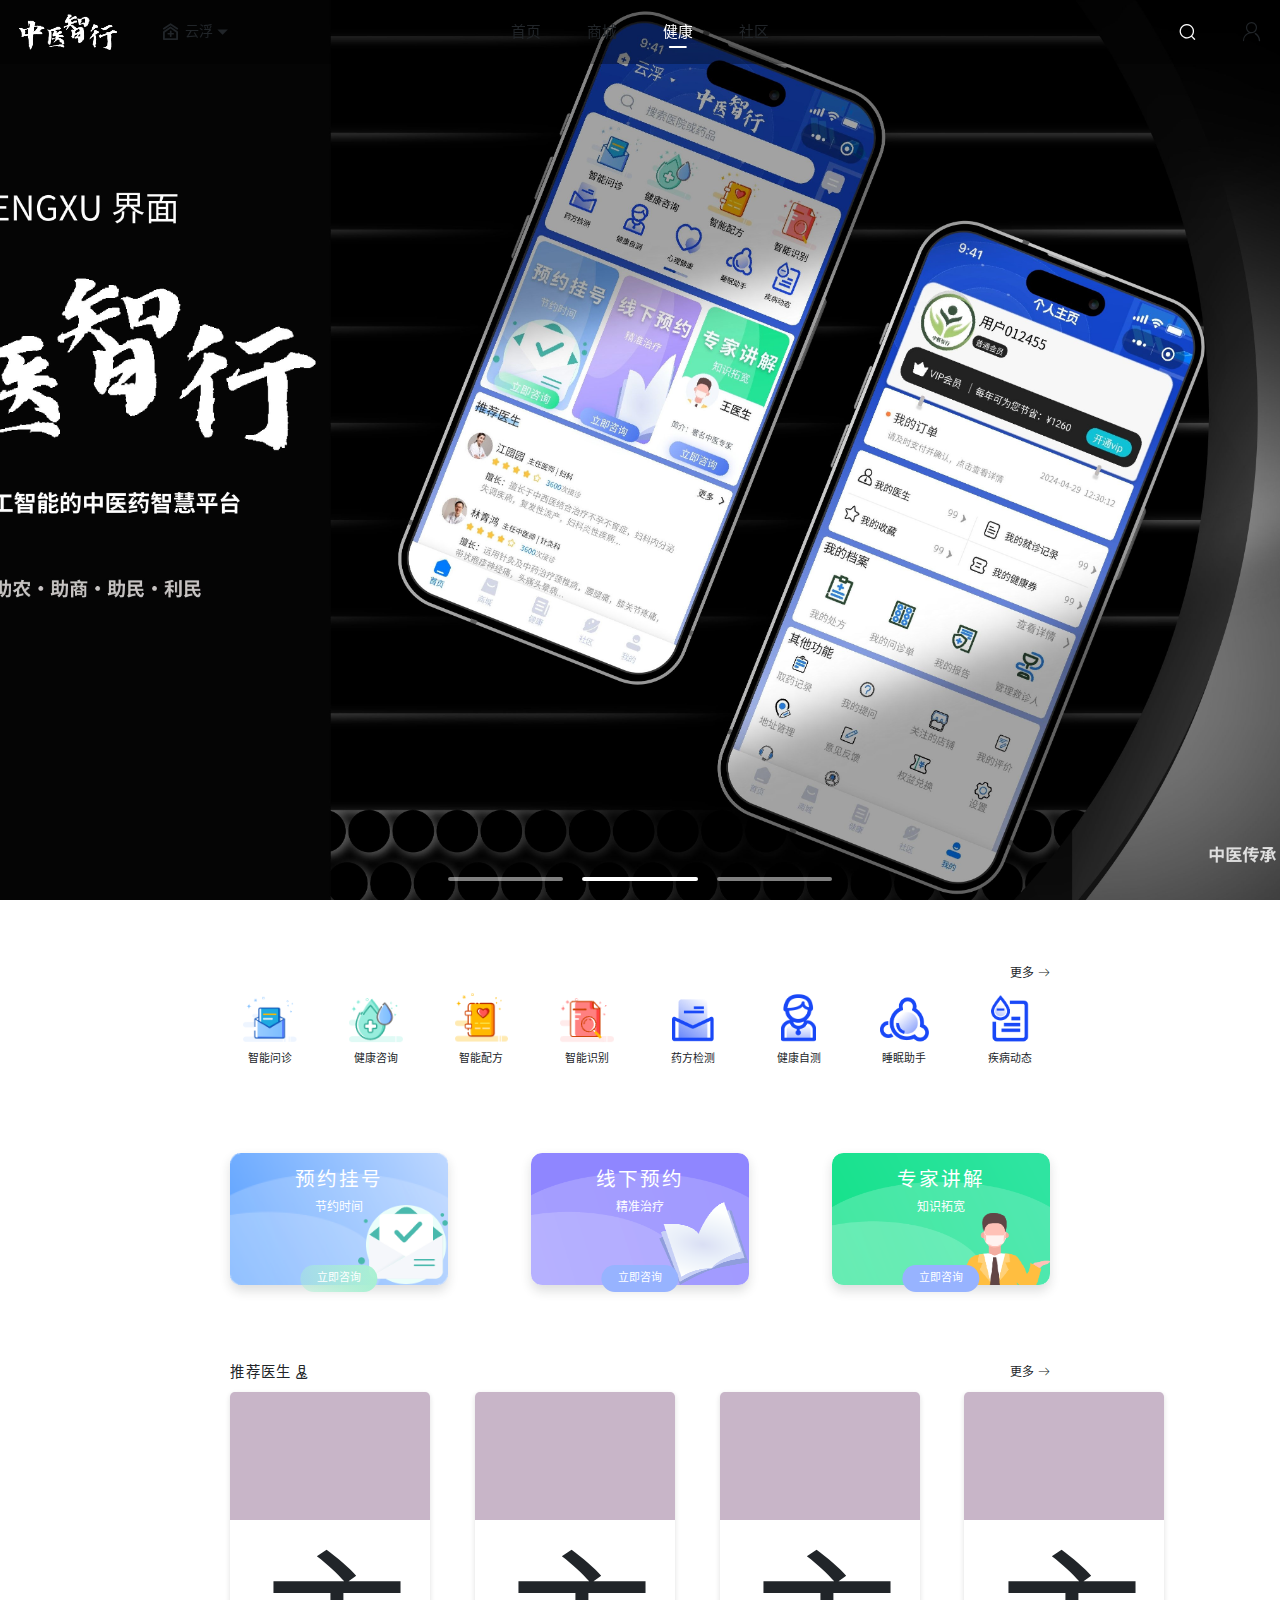
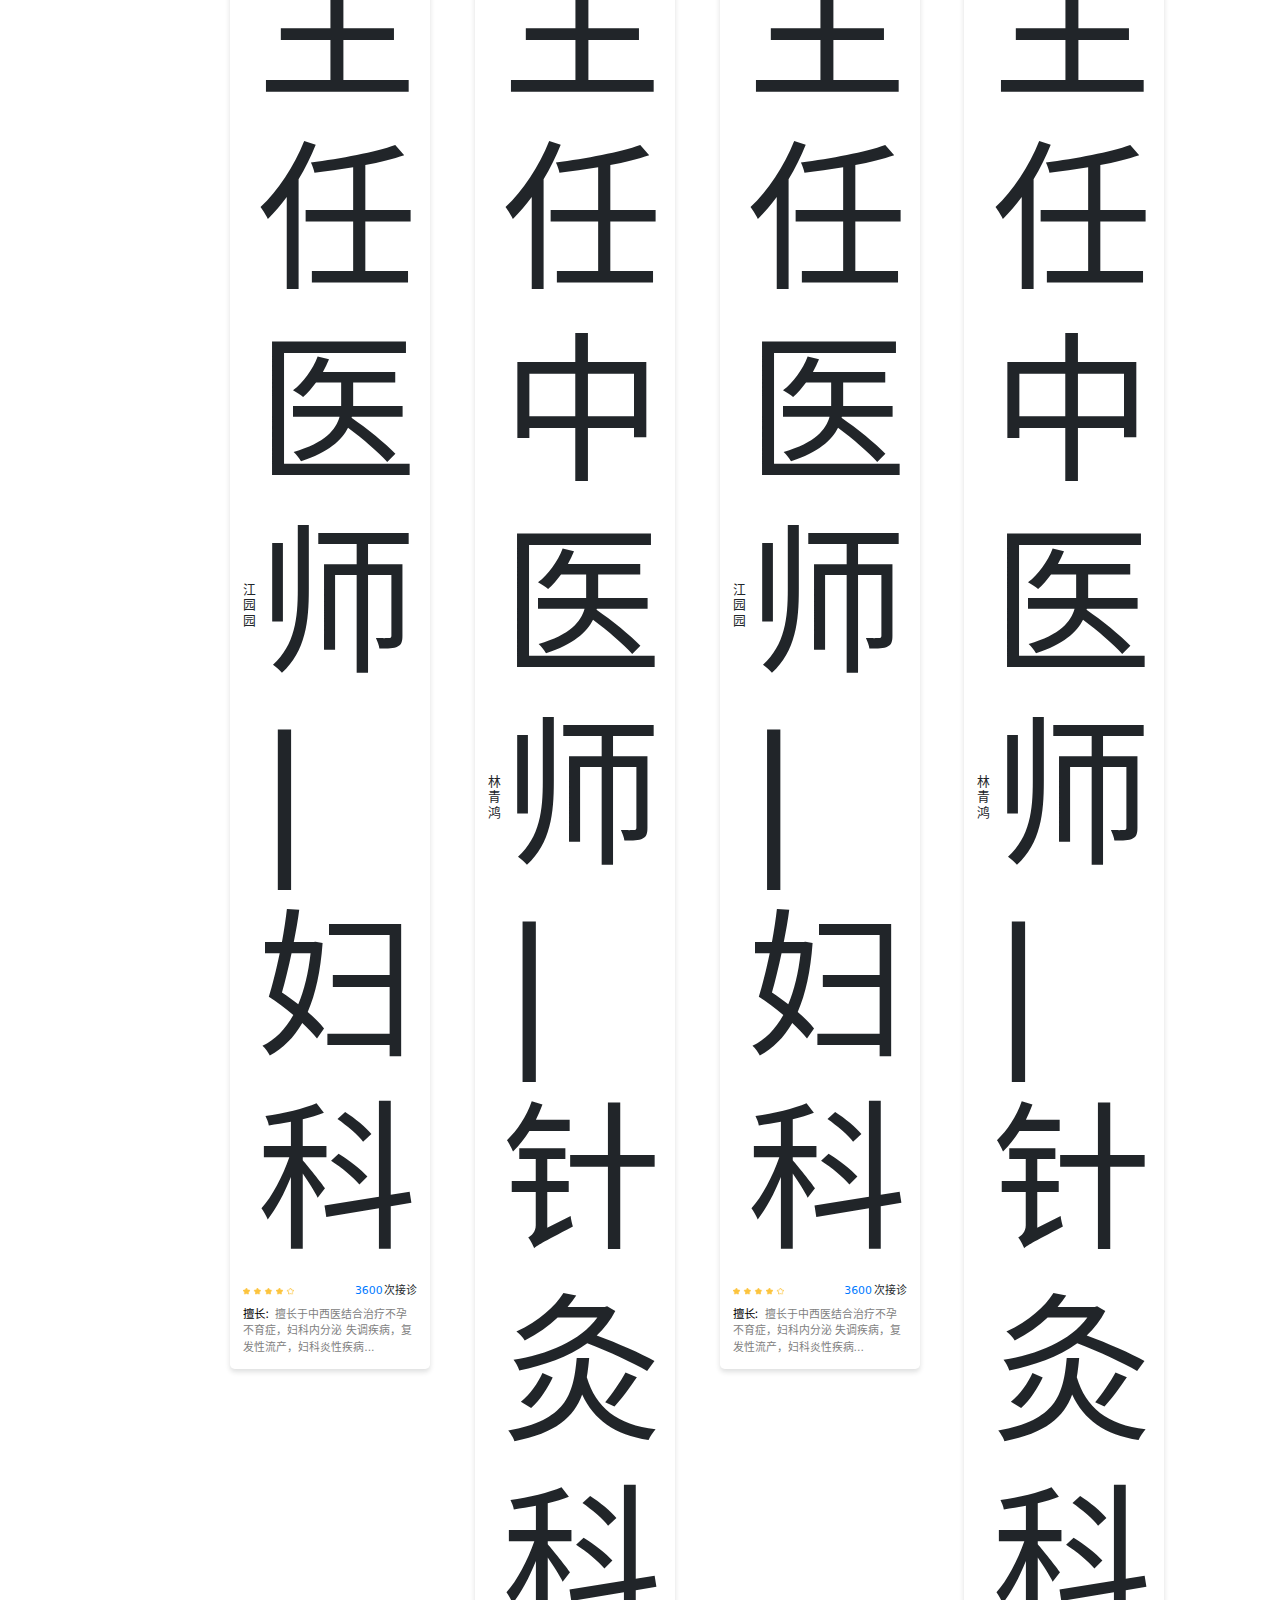
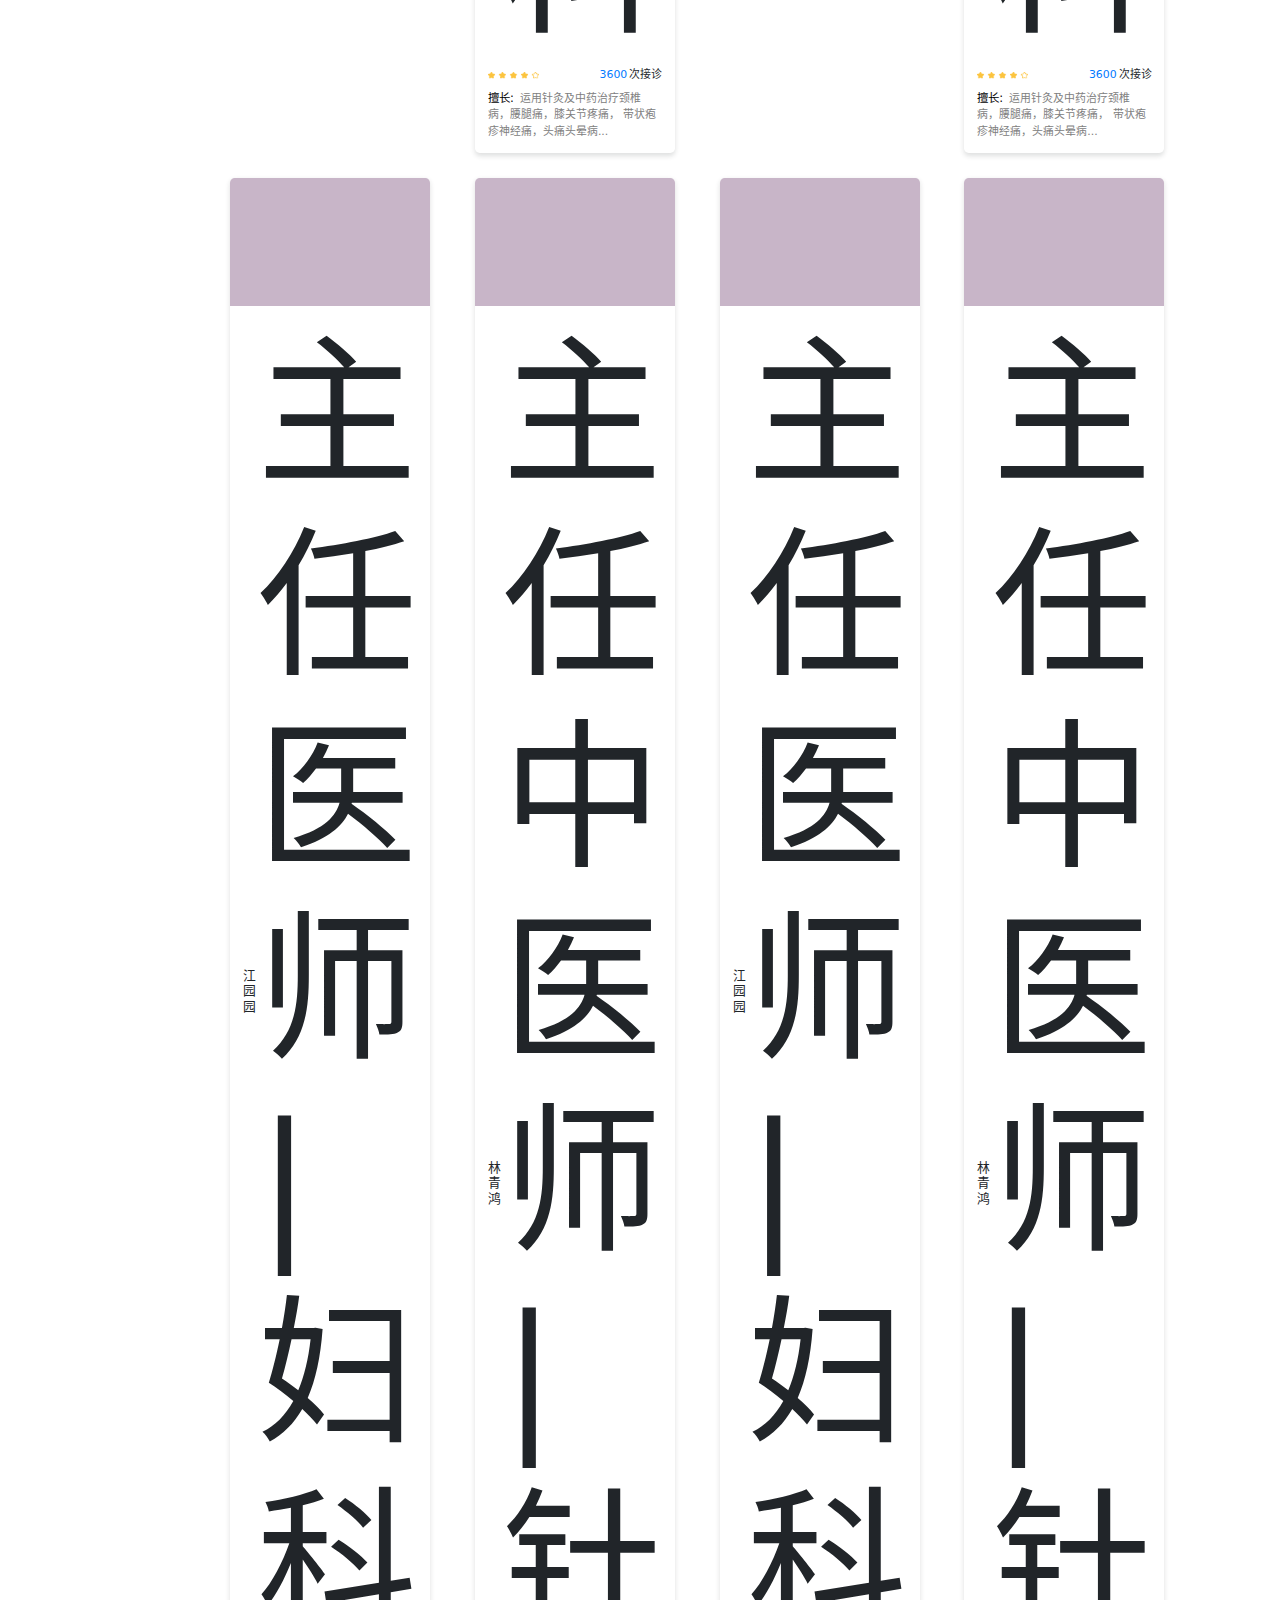
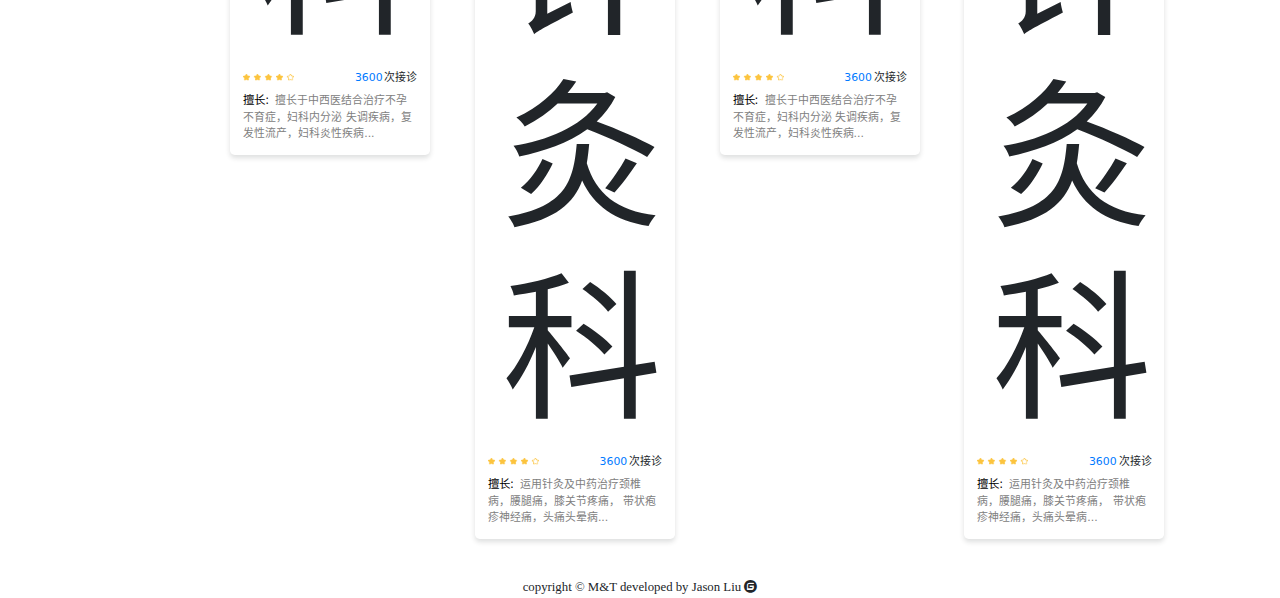
<file: html/healthy.html>
<!DOCTYPE html>
<html lang="zh-CN">

<head>
  <meta charset="UTF-8">
  <meta name="viewport" content="width=device-width, initial-scale=1.0">
  <title>中医智行 - 健康咨询</title>

  <!-- bootstrap.css -->
  <link rel="stylesheet" href="/bootstrap-5.3.0-alpha1-dist/css/bootstrap-reboot.css">

  <!-- 字体图标 -->
  <link rel="stylesheet" href="/iconfont/iconfont.css">

  <link rel="stylesheet" href="/css/base.css">
  <link rel="stylesheet" href="/css/normalize.css">
  <link rel="stylesheet" href="/css/common.css">

  <link rel="shortcut icon" href="/favicon.ico"
    type="image/x-icon">
</head>

<body>
  <!-- 导航栏 -->
  <nav class="navbar">
    <!-- left -->
    <a class="navbar-brand" href="/index.html">
      <img src="/img/logo_white.png" alt="...">
    </a>

    <!-- 药房 -->
    <a href="#" class="pharmacyBtn">
      <i class="iconfont icon-pharmacy"></i>
      <div class="location">
        <span class="pharmacy-text">云浮</span>
        <i class="iconfont icon-arrow-down-fill"></i>
      </div>
    </a>

    <!-- middle -->
    <ul class="navbar-nav">
      <li class="nav-item">
        <a class="nav-link" href="/index.html">首页</a>
      </li>
      <li class="nav-item">
        <a class="nav-link" href="/html/mall.html">商城</a>
      </li>
      <li class="nav-item">
        <a class="nav-link active" href="/html/healthy.html">健康</a>
      </li>
      <li class="nav-item">
        <a class="nav-link" href="/html/community.html">社区</a>
      </li>
    </ul>

    <!-- right -->
    <div class="navbar-right">
      <form role="search">
        <input id="search" class="" type="search" placeholder="搜索医院或药品" aria-label="搜索医院或药品">
        <label for="search"><i class="iconfont icon-search"></i></label>
      </form>
      <!-- 个人 -->
      <a href="#" class="personBtn"><i class="iconfont icon-person"></i></a>
    </div>
  </nav>

  <div class="banner">
    <div class="indicator">
      <div class="left"></div>
      <div class="middle active"></div>
      <div class="right"></div>
    </div>
    <div class="imgBox">
      <img src="/img/banner/banner2.png" alt="">
    </div>
  </div>


  <!-- 版心 -->
  <div class="container">
    <!-- 智能问诊, 健康查询等 -->
    <div class="tools">
      <div class="header">
        <a href="#" class="more">更多 <i class="iconfont icon-arrow-right"></i></a>
      </div>
      <ul class="row">
        <li class="tool-item znwz">
          <a href="#" class="tool-link">
            <img src="/img/tool/znwz.png" alt="">
            <p>智能问诊</p>
          </a>
        </li>
        <li class="tool-item jkzx">
          <a href="#" class="tool-link">
            <img src="/img/tool/jkzx.png" alt="">
            <p>健康咨询</p>
          </a>
        </li>
        <li class="tool-item znpf">
          <a href="#" class="tool-link">
            <img src="/img/tool/znpf.png" alt="">
            <p>智能配方</p>
          </a>
        </li>
        <li class="tool-item znsb">
          <a href="#" class="tool-link">
            <img src="/img/tool/znsb.png" alt="">
            <p>智能识别</p>
          </a>
        </li>
        <li class="tool-item bad yfjc">
          <a href="#" class="tool-link">
            <img src="/img/tool/yfjc.png" alt="" class="">
            <p>药方检测</p>
          </a>
        </li>
        <li class="tool-item bad jkzc">
          <a href="#" class="tool-link">
            <img src="/img/tool/jkzc.png" alt="" class="">
            <p>健康自测</p>
          </a>
        </li>
        <li class="tool-item bad smzs">
          <a href="#" class="tool-link">
            <img src="/img/tool/smzs.png" alt="" class="">
            <p>睡眠助手</p>
          </a>
        </li>
        <li class="tool-item bad jbdt">
          <a href="#" class="tool-link">
            <img src="/img/tool/jbdt.png" alt="" class="">
            <p>疾病动态</p>
          </a>
        </li>
      </ul>
    </div>

    <!-- 预约挂号, 线下预约等 -->
    <div class="appointment">
      <ul class="row">
        <li class="appointment-item">
          <a href="#" class="appointment-link">
            <img src="/img/appointment/yygh-bg.png" class="bg" alt="">
            <p class="title">预约挂号</p>
            <p class="description">节约时间</p>
            <a href="#" class="goto">立即咨询</a>
            <i><img src="/img/appointment/yygh-icon.png" class="icon" id="yygh-icon" alt=""></i>
          </a>
        </li>
        <li class="appointment-item">
          <a href="#" class="appointment-link">
            <img src="/img/appointment/xxyy-bg.png" class="bg" alt="">
            <p class="title">线下预约</p>
            <p class="description">精准治疗</p>
            <a href="#" class="goto">立即咨询</a>
            <i><img src="/img/appointment/xxyy-icon.png" class="icon" id="xxyy-icon" alt=""></i>
          </a>
        </li>
        <li class="appointment-item">
          <a href="#" class="appointment-link">
            <img src="/img/appointment/zjjj-bg.png" class="bg" alt="">
            <p class="title">专家讲解</p>
            <p class="description">知识拓宽</p>
            <a href="#" class="goto">立即咨询</a>
            <i><img src="/img/appointment/zjjj-icon.png" class="icon" id="zjjj-icon" alt=""></i>
          </a>
        </li>
      </ul>
    </div>

    <!-- 推荐医生 -->
    <div class="recommend-doctor">
      <div class="header">
        <p>推荐医生<i class="iconfont icon-doctor"></i></p>
        <a href="#" class="more">更多 <i class="iconfont icon-arrow-right"></i></a>
      </div>
      <div class="body">
        <ul>
          <li>
            <div class="card">
              <div class="imgBox"><img src="/img/lilac.jpg" alt=""></div>
              <div class="card-body">
                <h5 class="card-title">
                  <div class="name">江园园</div>
                  <div class="department">主任医师 | 妇科</div>
                </h5>
                <div class="secondary-title">
                  <img class="score" src="/img/recommend-doctor/stars.png"></img>
                  <div class="visit-time"><span>3600</span>次接诊</div>
                </div>
                <p class="speciality">擅长于中西医结合治疗不孕不育症，妇科内分泌
                  失调疾病，复发性流产，妇科炎性疾病...</p>
              </div>
            </div>
          </li>
          <li>
            <div class="card">
              <div class="imgBox"><img src="/img/lilac.jpg" alt=""></div>
              <div class="card-body">
                <h5 class="card-title">
                  <div class="name">林青鸿</div>
                  <div class="department">主任中医师 | 针灸科</div>
                </h5>
                <div class="secondary-title">
                  <img class="score" src="/img/recommend-doctor/stars.png"></img>
                  <div class="visit-time"><span>3600</span>次接诊</div>
                </div>
                <p class="speciality">运用针灸及中药治疗颈椎病，腰腿痛，膝关节疼痛，
                  带状疱疹神经痛，头痛头晕病...</p>
              </div>
            </div>
          </li>
          <li>
            <div class="card">
              <div class="imgBox"><img src="/img/lilac.jpg" alt=""></div>
              <div class="card-body">
                <h5 class="card-title">
                  <div class="name">江园园</div>
                  <div class="department">主任医师 | 妇科</div>
                </h5>
                <div class="secondary-title">
                  <img class="score" src="/img/recommend-doctor/stars.png"></img>
                  <div class="visit-time"><span>3600</span>次接诊</div>
                </div>
                <p class="speciality">擅长于中西医结合治疗不孕不育症，妇科内分泌
                  失调疾病，复发性流产，妇科炎性疾病...</p>
              </div>
            </div>
          </li>
          <li>
            <div class="card">
              <div class="imgBox"><img src="/img/lilac.jpg" alt=""></div>
              <div class="card-body">
                <h5 class="card-title">
                  <div class="name">林青鸿</div>
                  <div class="department">主任中医师 | 针灸科</div>
                </h5>
                <div class="secondary-title">
                  <img class="score" src="/img/recommend-doctor/stars.png"></img>
                  <div class="visit-time"><span>3600</span>次接诊</div>
                </div>
                <p class="speciality">运用针灸及中药治疗颈椎病，腰腿痛，膝关节疼痛，
                  带状疱疹神经痛，头痛头晕病...</p>
              </div>
            </div>
          </li>
          <li>
            <div class="card">
              <div class="imgBox"><img src="/img/lilac.jpg" alt=""></div>
              <div class="card-body">
                <h5 class="card-title">
                  <div class="name">江园园</div>
                  <div class="department">主任医师 | 妇科</div>
                </h5>
                <div class="secondary-title">
                  <img class="score" src="/img/recommend-doctor/stars.png"></img>
                  <div class="visit-time"><span>3600</span>次接诊</div>
                </div>
                <p class="speciality">擅长于中西医结合治疗不孕不育症，妇科内分泌
                  失调疾病，复发性流产，妇科炎性疾病...</p>
              </div>
            </div>
          </li>
          <li>
            <div class="card">
              <div class="imgBox"><img src="/img/lilac.jpg" alt=""></div>
              <div class="card-body">
                <h5 class="card-title">
                  <div class="name">林青鸿</div>
                  <div class="department">主任中医师 | 针灸科</div>
                </h5>
                <div class="secondary-title">
                  <img class="score" src="/img/recommend-doctor/stars.png"></img>
                  <div class="visit-time"><span>3600</span>次接诊</div>
                </div>
                <p class="speciality">运用针灸及中药治疗颈椎病，腰腿痛，膝关节疼痛，
                  带状疱疹神经痛，头痛头晕病...</p>
              </div>
            </div>
          </li>
          <li>
            <div class="card">
              <div class="imgBox"><img src="/img/lilac.jpg" alt=""></div>
              <div class="card-body">
                <h5 class="card-title">
                  <div class="name">江园园</div>
                  <div class="department">主任医师 | 妇科</div>
                </h5>
                <div class="secondary-title">
                  <img class="score" src="/img/recommend-doctor/stars.png"></img>
                  <div class="visit-time"><span>3600</span>次接诊</div>
                </div>
                <p class="speciality">擅长于中西医结合治疗不孕不育症，妇科内分泌
                  失调疾病，复发性流产，妇科炎性疾病...</p>
              </div>
            </div>
          </li>
          <li>
            <div class="card">
              <div class="imgBox"><img src="/img/lilac.jpg" alt=""></div>
              <div class="card-body">
                <h5 class="card-title">
                  <div class="name">林青鸿</div>
                  <div class="department">主任中医师 | 针灸科</div>
                </h5>
                <div class="secondary-title">
                  <img class="score" src="/img/recommend-doctor/stars.png"></img>
                  <div class="visit-time"><span>3600</span>次接诊</div>
                </div>
                <p class="speciality">运用针灸及中药治疗颈椎病，腰腿痛，膝关节疼痛，
                  带状疱疹神经痛，头痛头晕病...</p>
              </div>
            </div>
          </li>
        </ul>
      </div>
    </div>
  </div>


  <!-- 版权 -->
  <div class="copyright">
    copyright © M&T developed by
    <a href="https://gitee.com/paeonia-lactiflora" target="_blank">
      Jason Liu <i class="iconfont icon-gitee"></i>
    </a>
  </div>



  <script src="/js/flexible.js"></script>
  <script src="/js/index.js"></script>
</body>

</html>
</file>
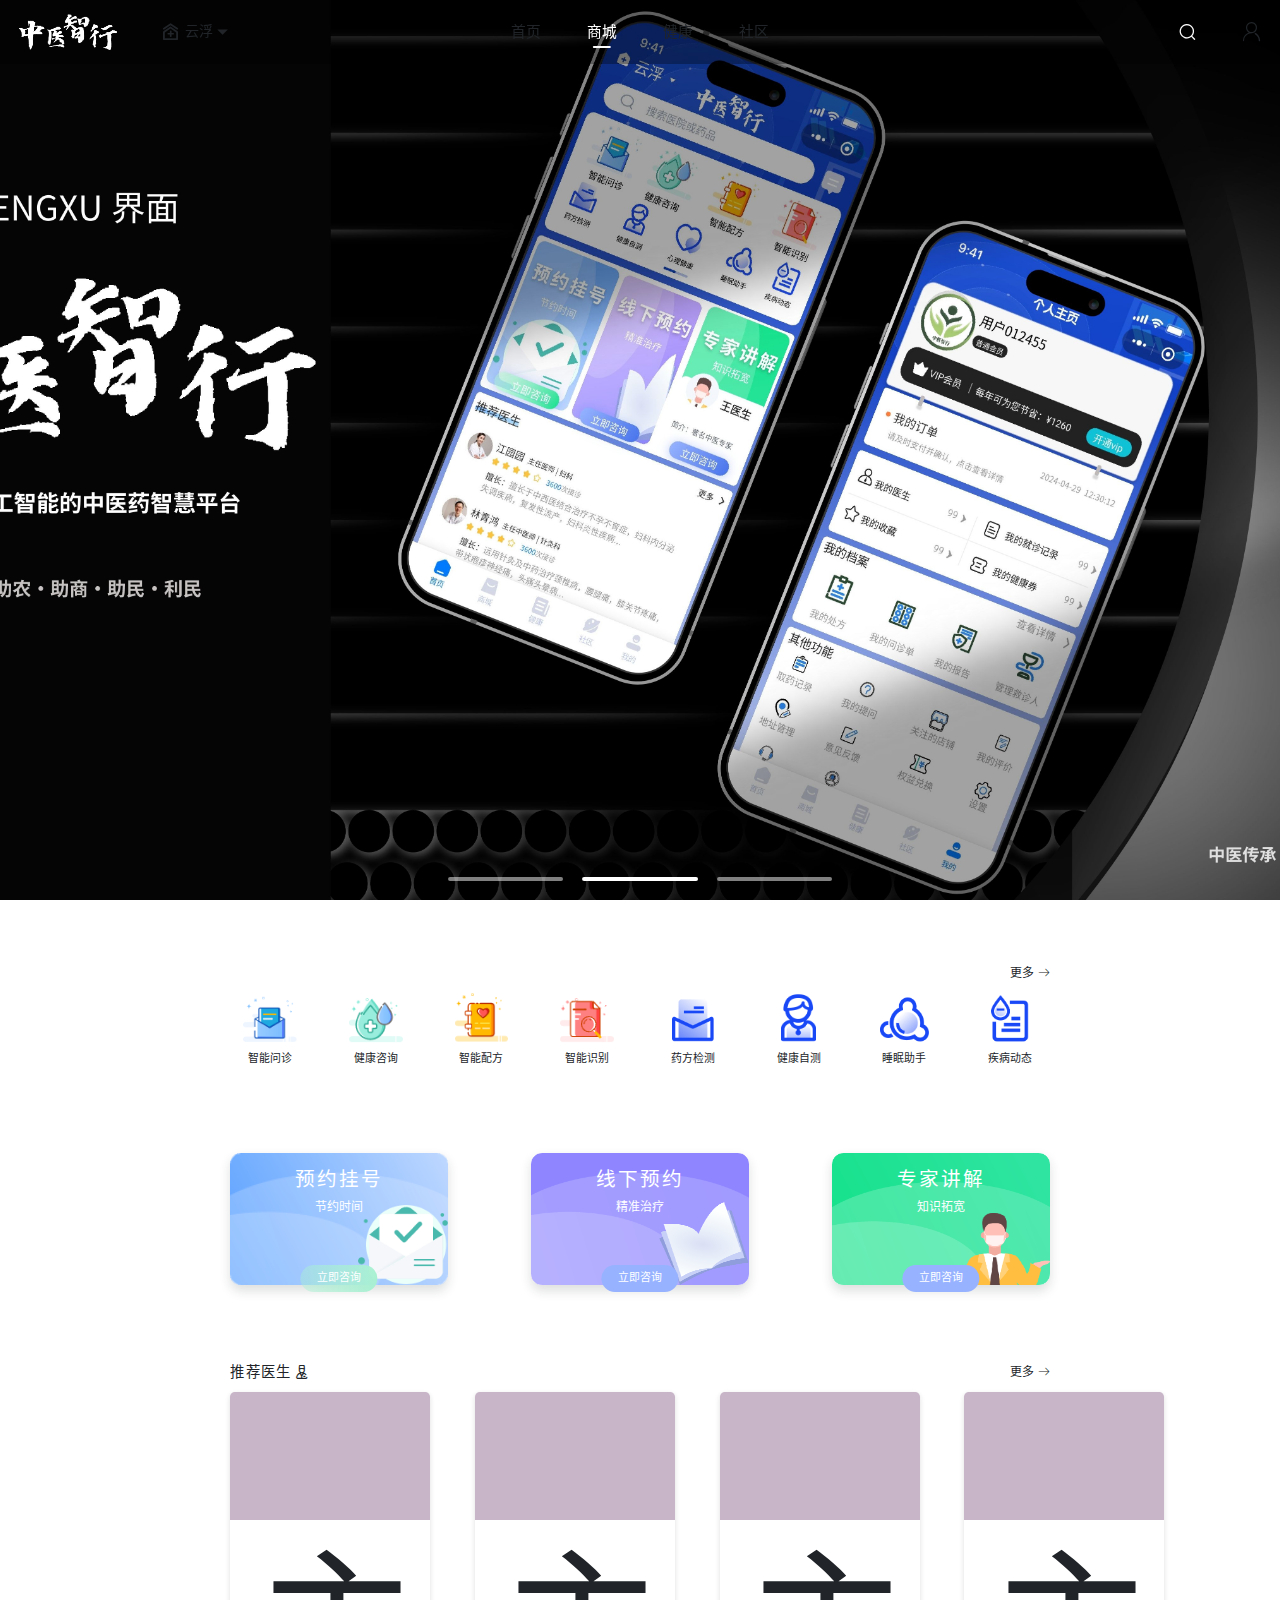
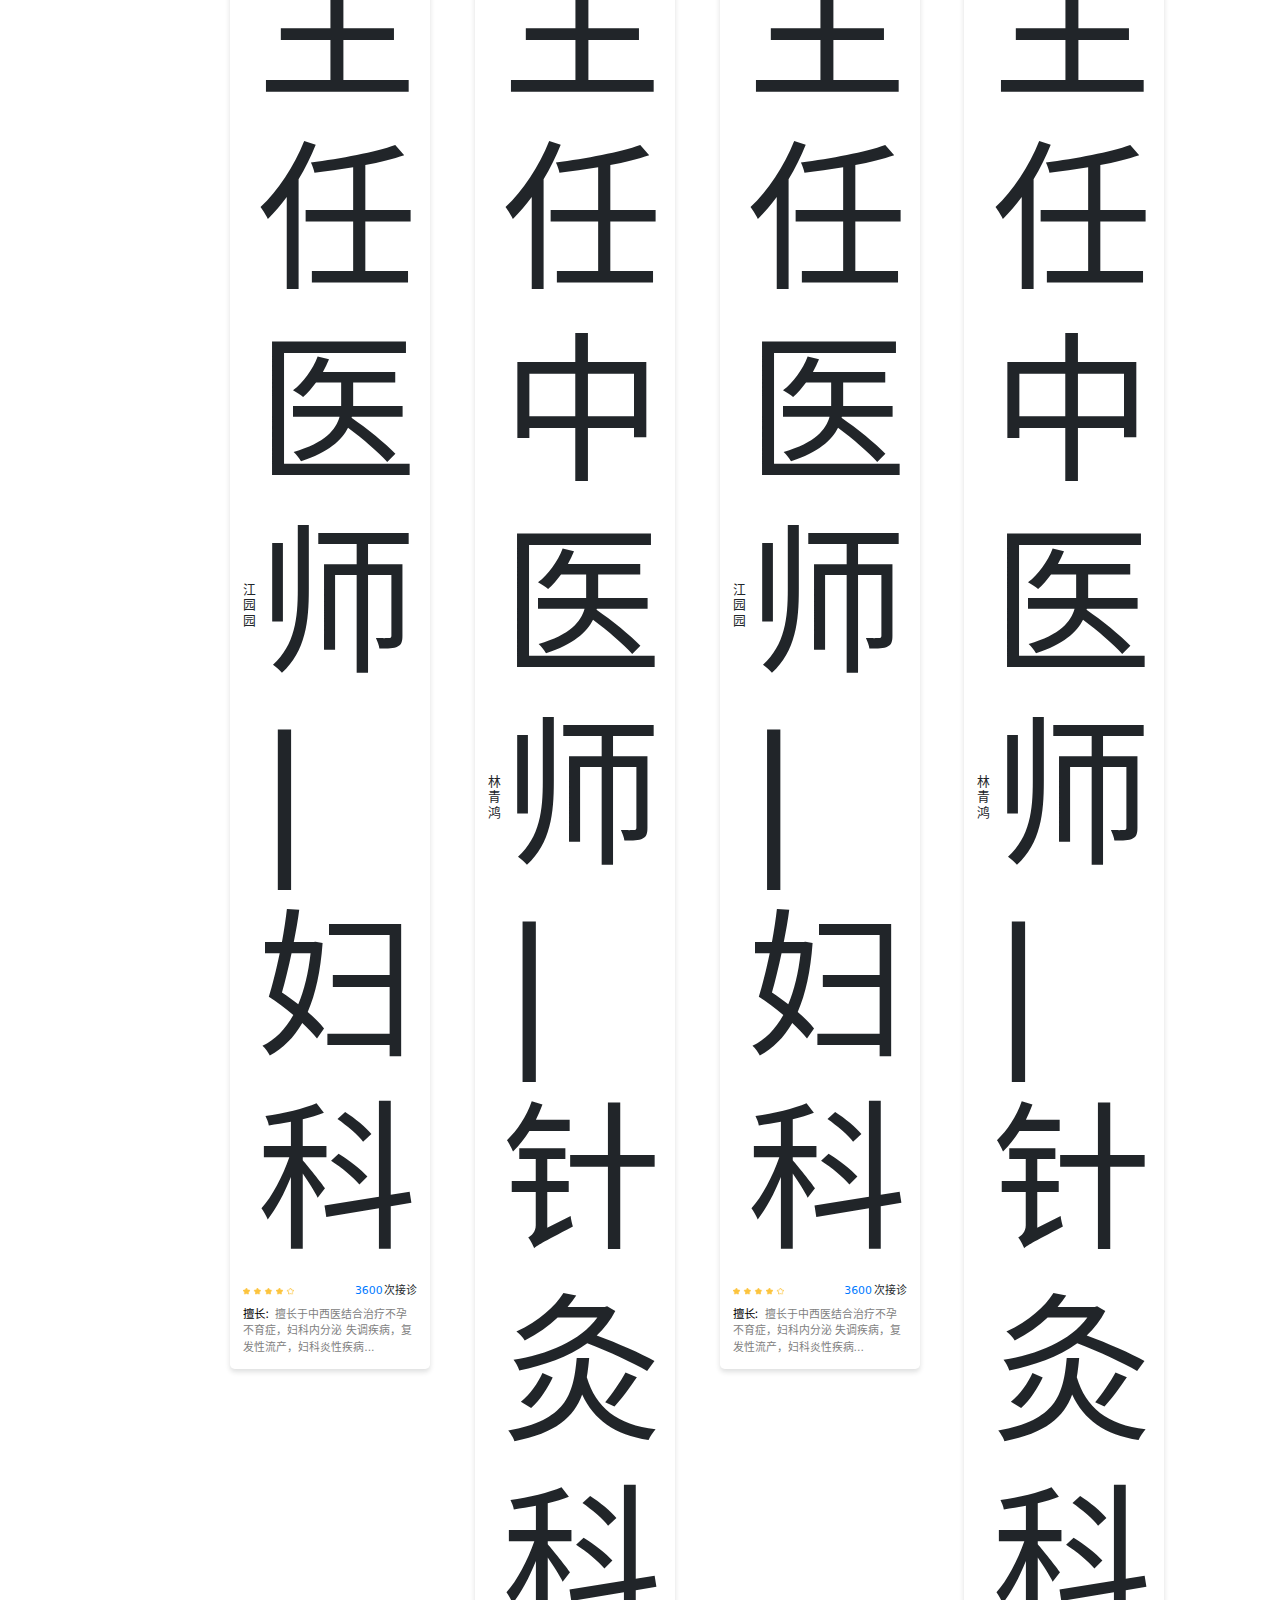
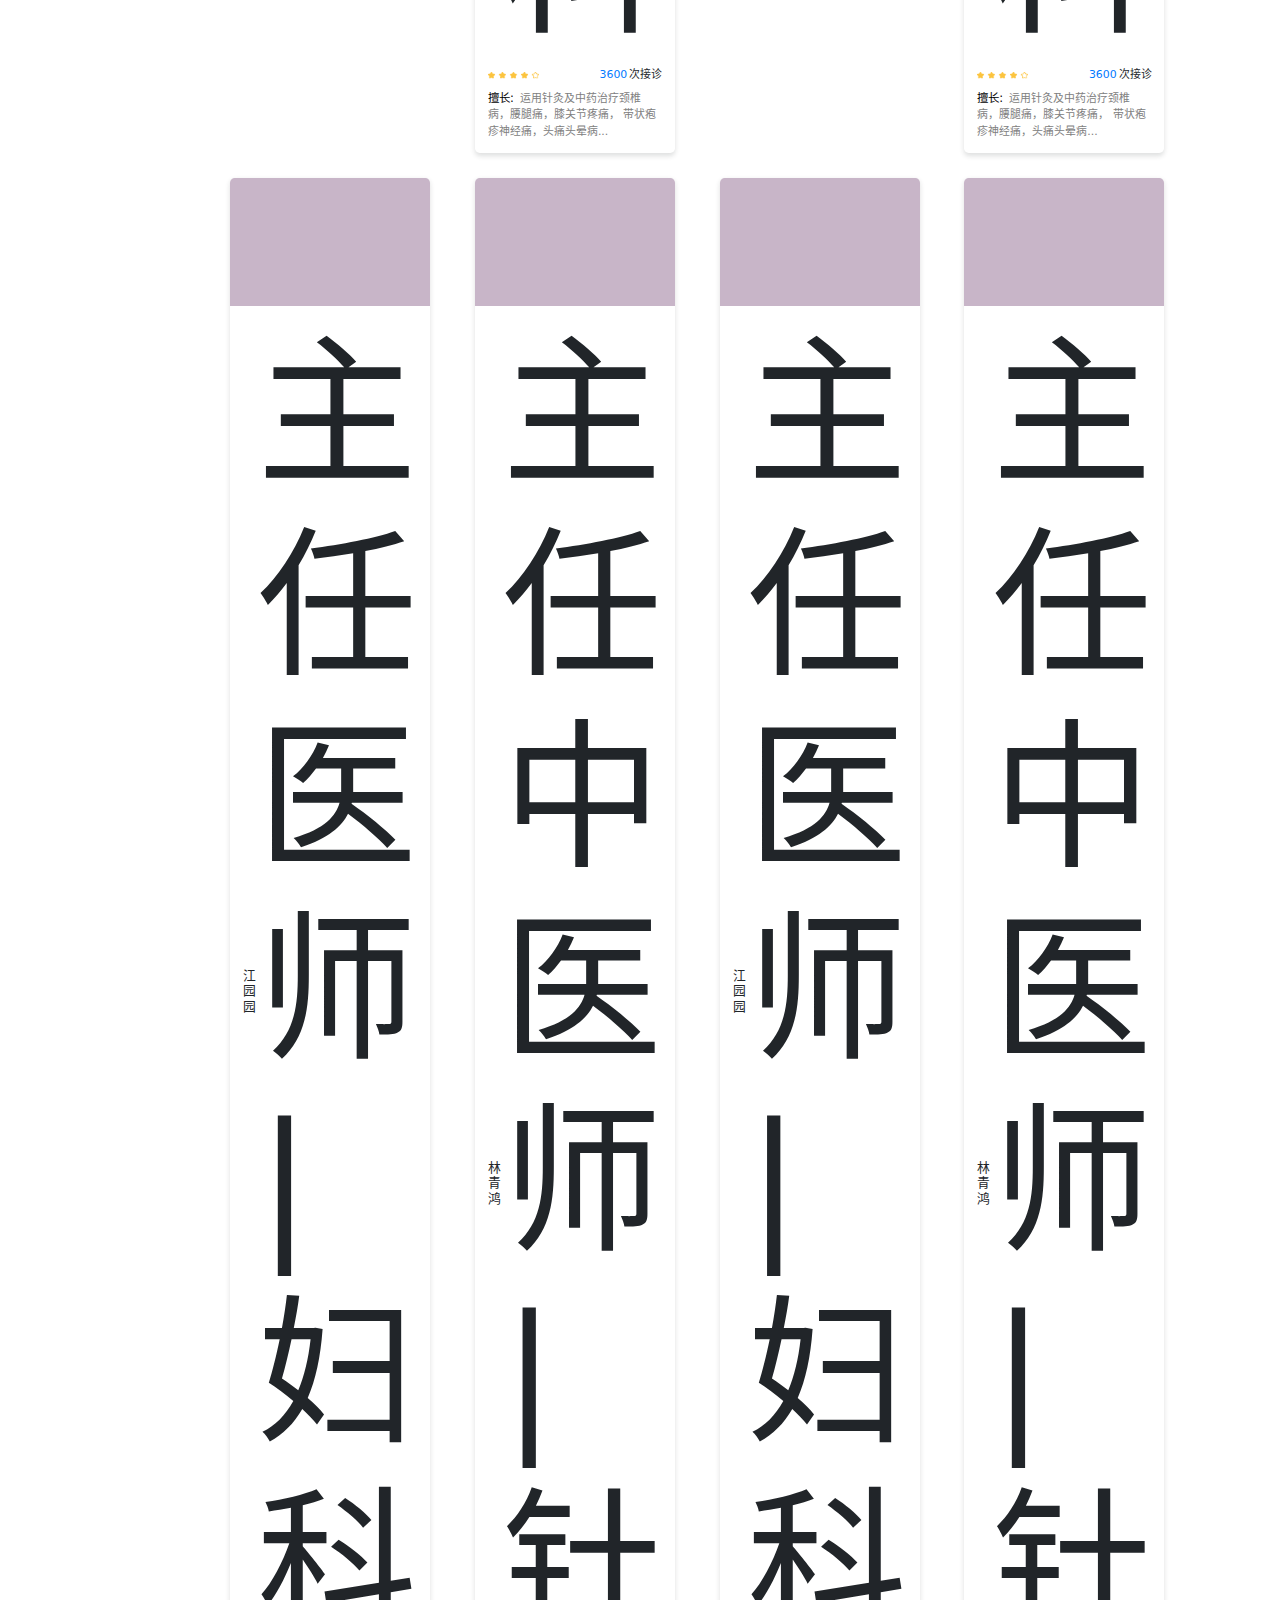
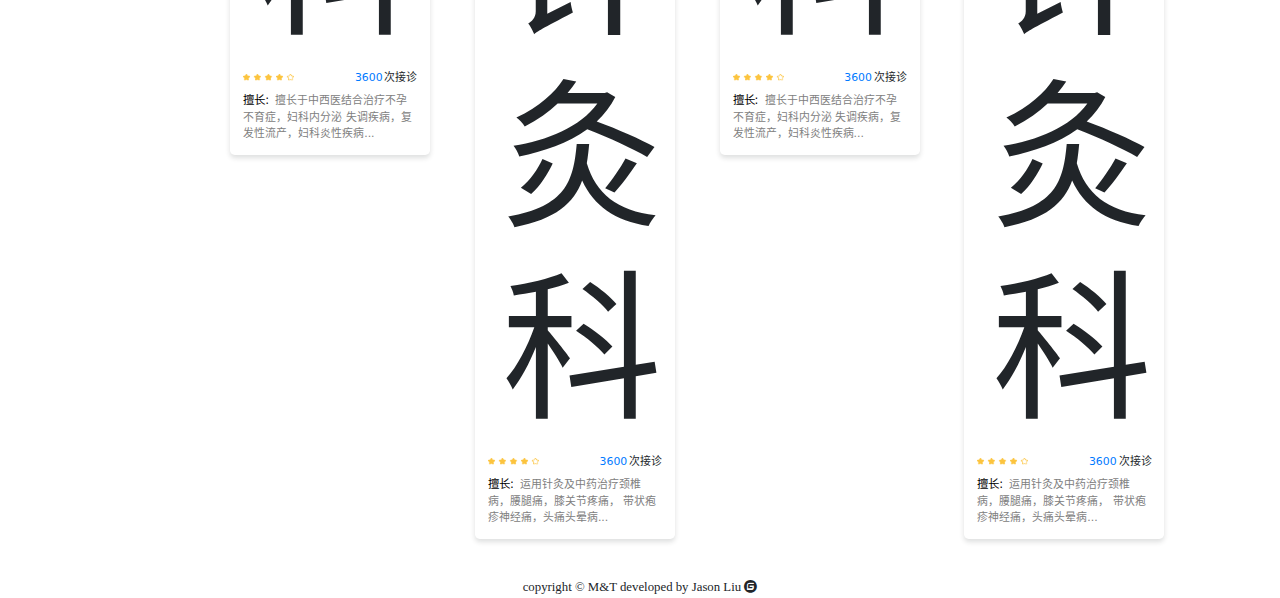
<file: html/mall.html>
<!DOCTYPE html>
<html lang="zh-CN">

<head>
  <meta charset="UTF-8">
  <meta name="viewport" content="width=device-width, initial-scale=1.0">
  <title>中医智行 - 中药商城</title>

  <!-- bootstrap.css -->
  <link rel="stylesheet" href="/bootstrap-5.3.0-alpha1-dist/css/bootstrap-reboot.css">

  <!-- 字体图标 -->
  <link rel="stylesheet" href="/iconfont/iconfont.css">

  <link rel="stylesheet" href="/css/base.css">
  <link rel="stylesheet" href="/css/normalize.css">
  <link rel="stylesheet" href="/css/common.css">

  <link rel="shortcut icon" href="/favicon.ico"
    type="image/x-icon">
</head>

<body>
  <!-- 导航栏 -->
  <nav class="navbar">
    <!-- left -->
    <a class="navbar-brand" href="/index.html">
      <img src="/img/logo_white.png" alt="...">
    </a>

    <!-- 药房 -->
    <a href="#" class="pharmacyBtn">
      <i class="iconfont icon-pharmacy"></i>
      <div class="location">
        <span class="pharmacy-text">云浮</span>
        <i class="iconfont icon-arrow-down-fill"></i>
      </div>
    </a>

    <!-- middle -->
    <ul class="navbar-nav">
      <li class="nav-item">
        <a class="nav-link" href="/index.html">首页</a>
      </li>
      <li class="nav-item">
        <a class="nav-link active" href="/html/mall.html">商城</a>
      </li>
      <li class="nav-item">
        <a class="nav-link" href="/html/healthy.html">健康</a>
      </li>
      <li class="nav-item">
        <a class="nav-link" href="/html/community.html">社区</a>
      </li>
    </ul>

    <!-- right -->
    <div class="navbar-right">
      <form role="search">
        <input id="search" class="" type="search" placeholder="搜索医院或药品" aria-label="搜索医院或药品">
        <label for="search"><i class="iconfont icon-search"></i></label>
      </form>
      <!-- 个人 -->
      <a href="#" class="personBtn"><i class="iconfont icon-person"></i></a>
    </div>
  </nav>

  <div class="banner">
    <div class="indicator">
      <div class="left"></div>
      <div class="middle active"></div>
      <div class="right"></div>
    </div>
    <div class="imgBox">
      <img src="/img/banner/banner2.png" alt="">
    </div>
  </div>


  <!-- 版心 -->
  <div class="container">
    <!-- 智能问诊, 健康查询等 -->
    <div class="tools">
      <div class="header">
        <a href="#" class="more">更多 <i class="iconfont icon-arrow-right"></i></a>
      </div>
      <ul class="row">
        <li class="tool-item znwz">
          <a href="#" class="tool-link">
            <img src="/img/tool/znwz.png" alt="">
            <p>智能问诊</p>
          </a>
        </li>
        <li class="tool-item jkzx">
          <a href="#" class="tool-link">
            <img src="/img/tool/jkzx.png" alt="">
            <p>健康咨询</p>
          </a>
        </li>
        <li class="tool-item znpf">
          <a href="#" class="tool-link">
            <img src="/img/tool/znpf.png" alt="">
            <p>智能配方</p>
          </a>
        </li>
        <li class="tool-item znsb">
          <a href="#" class="tool-link">
            <img src="/img/tool/znsb.png" alt="">
            <p>智能识别</p>
          </a>
        </li>
        <li class="tool-item bad yfjc">
          <a href="#" class="tool-link">
            <img src="/img/tool/yfjc.png" alt="" class="">
            <p>药方检测</p>
          </a>
        </li>
        <li class="tool-item bad jkzc">
          <a href="#" class="tool-link">
            <img src="/img/tool/jkzc.png" alt="" class="">
            <p>健康自测</p>
          </a>
        </li>
        <li class="tool-item bad smzs">
          <a href="#" class="tool-link">
            <img src="/img/tool/smzs.png" alt="" class="">
            <p>睡眠助手</p>
          </a>
        </li>
        <li class="tool-item bad jbdt">
          <a href="#" class="tool-link">
            <img src="/img/tool/jbdt.png" alt="" class="">
            <p>疾病动态</p>
          </a>
        </li>
      </ul>
    </div>

    <!-- 预约挂号, 线下预约等 -->
    <div class="appointment">
      <ul class="row">
        <li class="appointment-item">
          <a href="#" class="appointment-link">
            <img src="/img/appointment/yygh-bg.png" class="bg" alt="">
            <p class="title">预约挂号</p>
            <p class="description">节约时间</p>
            <a href="#" class="goto">立即咨询</a>
            <i><img src="/img/appointment/yygh-icon.png" class="icon" id="yygh-icon" alt=""></i>
          </a>
        </li>
        <li class="appointment-item">
          <a href="#" class="appointment-link">
            <img src="/img/appointment/xxyy-bg.png" class="bg" alt="">
            <p class="title">线下预约</p>
            <p class="description">精准治疗</p>
            <a href="#" class="goto">立即咨询</a>
            <i><img src="/img/appointment/xxyy-icon.png" class="icon" id="xxyy-icon" alt=""></i>
          </a>
        </li>
        <li class="appointment-item">
          <a href="#" class="appointment-link">
            <img src="/img/appointment/zjjj-bg.png" class="bg" alt="">
            <p class="title">专家讲解</p>
            <p class="description">知识拓宽</p>
            <a href="#" class="goto">立即咨询</a>
            <i><img src="/img/appointment/zjjj-icon.png" class="icon" id="zjjj-icon" alt=""></i>
          </a>
        </li>
      </ul>
    </div>

    <!-- 推荐医生 -->
    <div class="recommend-doctor">
      <div class="header">
        <p>推荐医生<i class="iconfont icon-doctor"></i></p>
        <a href="#" class="more">更多 <i class="iconfont icon-arrow-right"></i></a>
      </div>
      <div class="body">
        <ul>
          <li>
            <div class="card">
              <div class="imgBox"><img src="/img/lilac.jpg" alt=""></div>
              <div class="card-body">
                <h5 class="card-title">
                  <div class="name">江园园</div>
                  <div class="department">主任医师 | 妇科</div>
                </h5>
                <div class="secondary-title">
                  <img class="score" src="/img/recommend-doctor/stars.png"></img>
                  <div class="visit-time"><span>3600</span>次接诊</div>
                </div>
                <p class="speciality">擅长于中西医结合治疗不孕不育症，妇科内分泌
                  失调疾病，复发性流产，妇科炎性疾病...</p>
              </div>
            </div>
          </li>
          <li>
            <div class="card">
              <div class="imgBox"><img src="/img/lilac.jpg" alt=""></div>
              <div class="card-body">
                <h5 class="card-title">
                  <div class="name">林青鸿</div>
                  <div class="department">主任中医师 | 针灸科</div>
                </h5>
                <div class="secondary-title">
                  <img class="score" src="/img/recommend-doctor/stars.png"></img>
                  <div class="visit-time"><span>3600</span>次接诊</div>
                </div>
                <p class="speciality">运用针灸及中药治疗颈椎病，腰腿痛，膝关节疼痛，
                  带状疱疹神经痛，头痛头晕病...</p>
              </div>
            </div>
          </li>
          <li>
            <div class="card">
              <div class="imgBox"><img src="/img/lilac.jpg" alt=""></div>
              <div class="card-body">
                <h5 class="card-title">
                  <div class="name">江园园</div>
                  <div class="department">主任医师 | 妇科</div>
                </h5>
                <div class="secondary-title">
                  <img class="score" src="/img/recommend-doctor/stars.png"></img>
                  <div class="visit-time"><span>3600</span>次接诊</div>
                </div>
                <p class="speciality">擅长于中西医结合治疗不孕不育症，妇科内分泌
                  失调疾病，复发性流产，妇科炎性疾病...</p>
              </div>
            </div>
          </li>
          <li>
            <div class="card">
              <div class="imgBox"><img src="/img/lilac.jpg" alt=""></div>
              <div class="card-body">
                <h5 class="card-title">
                  <div class="name">林青鸿</div>
                  <div class="department">主任中医师 | 针灸科</div>
                </h5>
                <div class="secondary-title">
                  <img class="score" src="/img/recommend-doctor/stars.png"></img>
                  <div class="visit-time"><span>3600</span>次接诊</div>
                </div>
                <p class="speciality">运用针灸及中药治疗颈椎病，腰腿痛，膝关节疼痛，
                  带状疱疹神经痛，头痛头晕病...</p>
              </div>
            </div>
          </li>
          <li>
            <div class="card">
              <div class="imgBox"><img src="/img/lilac.jpg" alt=""></div>
              <div class="card-body">
                <h5 class="card-title">
                  <div class="name">江园园</div>
                  <div class="department">主任医师 | 妇科</div>
                </h5>
                <div class="secondary-title">
                  <img class="score" src="/img/recommend-doctor/stars.png"></img>
                  <div class="visit-time"><span>3600</span>次接诊</div>
                </div>
                <p class="speciality">擅长于中西医结合治疗不孕不育症，妇科内分泌
                  失调疾病，复发性流产，妇科炎性疾病...</p>
              </div>
            </div>
          </li>
          <li>
            <div class="card">
              <div class="imgBox"><img src="/img/lilac.jpg" alt=""></div>
              <div class="card-body">
                <h5 class="card-title">
                  <div class="name">林青鸿</div>
                  <div class="department">主任中医师 | 针灸科</div>
                </h5>
                <div class="secondary-title">
                  <img class="score" src="/img/recommend-doctor/stars.png"></img>
                  <div class="visit-time"><span>3600</span>次接诊</div>
                </div>
                <p class="speciality">运用针灸及中药治疗颈椎病，腰腿痛，膝关节疼痛，
                  带状疱疹神经痛，头痛头晕病...</p>
              </div>
            </div>
          </li>
          <li>
            <div class="card">
              <div class="imgBox"><img src="/img/lilac.jpg" alt=""></div>
              <div class="card-body">
                <h5 class="card-title">
                  <div class="name">江园园</div>
                  <div class="department">主任医师 | 妇科</div>
                </h5>
                <div class="secondary-title">
                  <img class="score" src="/img/recommend-doctor/stars.png"></img>
                  <div class="visit-time"><span>3600</span>次接诊</div>
                </div>
                <p class="speciality">擅长于中西医结合治疗不孕不育症，妇科内分泌
                  失调疾病，复发性流产，妇科炎性疾病...</p>
              </div>
            </div>
          </li>
          <li>
            <div class="card">
              <div class="imgBox"><img src="/img/lilac.jpg" alt=""></div>
              <div class="card-body">
                <h5 class="card-title">
                  <div class="name">林青鸿</div>
                  <div class="department">主任中医师 | 针灸科</div>
                </h5>
                <div class="secondary-title">
                  <img class="score" src="/img/recommend-doctor/stars.png"></img>
                  <div class="visit-time"><span>3600</span>次接诊</div>
                </div>
                <p class="speciality">运用针灸及中药治疗颈椎病，腰腿痛，膝关节疼痛，
                  带状疱疹神经痛，头痛头晕病...</p>
              </div>
            </div>
          </li>
        </ul>
      </div>
    </div>
  </div>


  <!-- 版权 -->
  <div class="copyright">
    copyright © M&T developed by
    <a href="https://gitee.com/paeonia-lactiflora" target="_blank">
      Jason Liu <i class="iconfont icon-gitee"></i>
    </a>
  </div>



  <script src="/js/flexible.js"></script>
  <script src="/js/index.js"></script>
</body>

</html>
</file>
<file: iconfont/iconfont.css>
@font-face {
  font-family: "iconfont"; /* Project id 4531847 */
  src: 
       url('[data-uri]') format('woff2'),
       url('//at.alicdn.com/t/c/font_4531847_jusc4thsdz8.woff?t=1714816762279') format('woff'),
       url('//at.alicdn.com/t/c/font_4531847_jusc4thsdz8.ttf?t=1714816762279') format('truetype');
}

.iconfont {
  font-family: "iconfont" !important;
  font-size: 16px;
  font-style: normal;
  -webkit-font-smoothing: antialiased;
  -moz-osx-font-smoothing: grayscale;
}

.icon-doctor:before {
  content: "\e659";
}

.icon-arrow-right:before {
  content: "\e60c";
}

.icon-arrow-down-fill:before {
  content: "\e877";
}

.icon-pharmacy:before {
  content: "\e770";
}

.icon-person:before {
  content: "\e656";
}

.icon-gitee:before {
  content: "\e603";
}

.icon-search:before {
  content: "\e619";
}
</file>
<file: css/base.css>
/* 把我们所有标签的内外边距清零 */
* {
    margin: 0;
    padding: 0;
    /* css3盒子模型 */
    box-sizing: border-box;
}

/* em 和 i 斜体的文字不倾斜 */
em,
i {
    font-style: normal
}

/* 去掉li 的小圆点 */
li {
    list-style: none
}

img {
    /* border 0 照顾低版本浏览器 如果 图片外面包含了链接会有边框的问题 */
    border: 0;
    /* 取消图片底侧有空白缝隙的问题 */
    vertical-align: middle
}

button {
    /* 当我们鼠标经过button 按钮的时候，鼠标变成小手 */
    cursor: pointer
}

a {
    /* color: #666; */
    color: var(--bs-body-color);
    text-decoration: none
}

a:hover {
    color: inherit
}

label {
    cursor: pointer;
}

input,
button {
    /* 去除input 按钮的默认样式 */
    outline: none;
}

button {
    cursor: pointer;
}

/* 清除浮动 */
.clearfix:after {
    visibility: hidden;
    clear: both;
    display: block;
    content: ".";
    height: 0
}

.clearfix {
    zoom: 1
}


body {
    /* CSS3 抗锯齿形 让文字显示的更加清晰 */
    -webkit-font-smoothing: antialiased;

}

.hide,
.none {
    display: none
}

/* 清除浮动 */
.clearfix:after {
    visibility: hidden;
    clear: both;
    display: block;
    content: ".";
    height: 0
}

.clearfix {
    zoom: 1
}
</file>
<file: css/common.css>
html {
  --main-color: #1446cc;
  --main-color-rgb: 20, 70, 204;
  --body-color: var(--bs-body-color);
  --bs-shadow: 0 0.0417rem 0.0833rem rgba(var(--bs-body-color-rgb), 0.15);
  --bs-shadow-active: 0 0.0208rem 0.0417rem rgba(var(--bs-body-color-rgb), 0.15);
  --xiaomi-shadow: 0 0.0781rem 0.1563rem rgba(0, 0, 0, 0.1);
  --xiaomi-shadow-active: 0 0.0391rem 0.0781rem rgba(0, 0, 0, 0.1);
  --transition-duration: 0.2s;
  --bs-nice-shadow: 0 0 0 0.0208rem rgba(var(--main-color-rgb), 0.25);
  overflow-x: hidden !important;
}
html body {
  font-size: 0.085rem;
}
html body #magicPointer {
  height: 0.125rem;
  width: 0.125rem;
  mix-blend-mode: difference;
  box-shadow: 0px 0px 15px -5px #fff;
  z-index: 9999;
}
html body #magicPointer.pointer-overlay {
  height: 0.2604rem;
  width: 0.2604rem;
}
html body .iconfont:hover {
  color: var(--main-color);
}
* {
  caret-color: var(--main-color) !important;
}
* ::selection {
  background-color: var(--main-color);
  color: #fff;
}
.navbar {
  position: fixed;
  top: 0;
  left: 0;
  z-index: 999;
  display: flex;
  align-items: center;
  padding: 0.06rem 0.15rem;
  height: 0.5rem;
  width: 100%;
  background-color: rgba(0, 0, 0, 0.3);
  color: #fff;
  transition: all var(--transition-duration), top 0.7s ease-in-out;
}
.navbar.hide {
  top: -100%;
}
.navbar .iconfont {
  font-size: 0.15rem;
}
.navbar .iconfont:hover {
  color: #fff;
}
.navbar .navbar-brand img {
  height: 0.28rem;
}
.navbar .pharmacyBtn {
  margin-left: 0.35rem;
  display: flex;
  align-items: center;
}
.navbar .pharmacyBtn:hover {
  color: #fff;
}
.navbar .pharmacyBtn .location {
  display: flex;
  align-items: center;
  margin-left: 0.037rem;
}
.navbar .pharmacyBtn .location .pharmacy-text {
  font-size: 0.11rem;
}
.navbar .navbar-nav {
  position: absolute;
  left: 50%;
  transform: translateX(-50%);
  display: flex;
  gap: 0.2rem;
}
.navbar .navbar-nav .nav-item {
  position: relative;
  transition: all var(--transition-duration);
}
.navbar .navbar-nav .nav-item a {
  padding: 0.07rem 0.08rem;
  font-size: 0.115rem;
}
.navbar .navbar-nav .nav-item a:hover,
.navbar .navbar-nav .nav-item a.active {
  color: #fff;
}
.navbar .navbar-nav .nav-item a:hover::after,
.navbar .navbar-nav .nav-item a.active::after {
  position: absolute;
  left: 50%;
  bottom: -0.04rem;
  content: '';
  width: 35%;
  height: 0.015rem;
  border-radius: 1vh;
  background-color: #fff;
  transform: translateX(-50%);
}
.navbar .navbar-right {
  margin-left: auto;
  display: flex;
  justify-content: space-between;
  align-items: center;
  gap: 0.35rem;
}
.navbar .navbar-right form {
  display: flex;
  align-items: center;
}
.navbar .navbar-right form input {
  --main-color: #fff;
  width: 0;
  margin: 0;
  padding: 0.06rem 0;
  background-color: transparent;
  border: none;
  border-radius: 999rem;
  font-size: 0.1rem;
  transition: all var(--transition-duration);
}
.navbar .navbar-right form input:focus {
  margin-right: 0.05rem;
  padding: 0.06rem 0.11rem;
  width: auto;
  border: 0.0052rem solid var(--main-color);
  box-shadow: 0 0 0 0.0208rem rgba(255, 255, 255, 0.25);
}
.banner {
  position: relative;
  height: 100vh;
}
.banner .indicator {
  position: absolute;
  left: 50%;
  bottom: 0.15rem;
  transform: translateX(-50%);
  z-index: 999;
  display: flex;
  justify-content: space-between;
  gap: 0.15rem;
}
.banner .indicator > div {
  height: 0.028rem;
  width: 0.9rem;
  background-color: #fff;
  opacity: 0.5;
  border-radius: 999rem;
}
.banner .indicator > div.active {
  opacity: 1;
}
.banner .imgBox {
  position: relative;
  margin: auto;
  width: 100%;
  height: 100%;
  animation: zoom linear forwards;
  animation-timeline: scroll();
  animation-range: 0vh 90vh;
  overflow: hidden;
}
@keyframes zoom {
  from {
    width: 100%;
  }
  to {
    width: 65%;
    border-radius: 0.3rem;
  }
}
.banner .imgBox img {
  width: 100%;
  height: 100%;
  object-fit: cover;
  transition: all var(--transition-duration);
}
.container {
  display: flex;
  flex-direction: column;
  gap: 0.6rem;
  margin: 0.5rem auto 0.3rem;
  width: 6.4rem;
}
.container .header {
  display: flex;
  align-items: center;
  margin-bottom: 0.03rem;
  font-size: 1.1em;
}
.container .header a {
  margin-left: auto;
  transition: all var(--transition-duration);
}
.container .header a:hover {
  color: var(--main-color);
  transform: translateX(0.03rem);
}
.container .header a:active {
  transform: translateX(0.05rem);
}
.container .header a i {
  font-size: inherit;
}
.container .tools {
  animation: fadeIn linear forwards;
  animation-timeline: scroll();
  animation-range: 0.5rem 70vh;
}
.container .tools .row {
  display: flex;
  justify-content: space-between;
}
.container .tools .row .tool-item {
  --hover-color: var(--main-color);
  position: relative;
  width: 0.62rem;
  height: 0.7rem;
  padding: 0.05rem 0.1rem;
  border-radius: 0.03rem;
  background-color: #fff;
  transition: all var(--transition-duration);
  cursor: pointer;
}
.container .tools .row .tool-item.znwz {
  --hover-color: #2261c8;
}
.container .tools .row .tool-item.znwz img {
  transform: translateY(0.03rem);
}
.container .tools .row .tool-item.jkzx {
  --hover-color: #41b39d;
}
.container .tools .row .tool-item.jkzx img {
  transform: translateY(0.04rem);
}
.container .tools .row .tool-item.znpf {
  --hover-color: #ffb900;
}
.container .tools .row .tool-item.znpf img {
  transform: translateY(0.003rem);
}
.container .tools .row .tool-item.znsb {
  --hover-color: #ff4242;
}
.container .tools .row .tool-item.znsb img {
  transform: translateY(0.04rem);
}
.container .tools .row .tool-item.bad.yfjc {
  padding: 0.05rem 0.145rem;
}
.container .tools .row .tool-item.bad.yfjc img {
  transform: translateY(0.05rem);
}
.container .tools .row .tool-item.bad.jkzc {
  padding: 0.05rem 0.177rem;
}
.container .tools .row .tool-item.bad.jkzc img {
  transform: translateY(0.01rem);
}
.container .tools .row .tool-item.bad.smzs {
  padding: 0.05rem 0.12rem;
}
.container .tools .row .tool-item.bad.smzs img {
  transform: translateY(0.035rem);
}
.container .tools .row .tool-item.bad.jbdt {
  padding: 0.05rem 0.16rem;
}
.container .tools .row .tool-item.bad.jbdt img {
  transform: translateY(0.02rem);
}
.container .tools .row .tool-item:hover {
  transform: translateY(-0.02rem);
  box-shadow: var(--bs-shadow);
}
.container .tools .row .tool-item:hover p {
  color: var(--hover-color);
}
.container .tools .row .tool-item:active {
  transform: translateY(-0.005rem);
  box-shadow: var(--bs-shadow-active);
}
.container .tools .row .tool-item .tool-link img {
  width: 100%;
}
.container .tools .row .tool-item .tool-link p {
  position: absolute;
  left: 50%;
  transform: translateX(-50%);
  bottom: 0.07rem;
  text-align: center;
  text-wrap: nowrap;
}
.container .appointment {
  animation: fadeIn linear forwards;
  animation-timeline: scroll();
  animation-range: 0.3rem 95vh;
}
.container .appointment .row {
  display: flex;
  justify-content: space-between;
}
.container .appointment .row .appointment-item {
  position: relative;
  box-shadow: var(--bs-shadow);
  border-radius: 0.09rem;
}
.container .appointment .row .appointment-item .appointment-link {
  color: #fff;
}
.container .appointment .row .appointment-item .appointment-link p,
.container .appointment .row .appointment-item .appointment-link a {
  position: absolute;
  left: 50%;
  transform: translateX(-50%);
}
.container .appointment .row .appointment-item .appointment-link .title {
  top: 0.09rem;
  font-size: 1.8em;
  letter-spacing: 0.1em;
}
.container .appointment .row .appointment-item .appointment-link .description {
  top: 0.36rem;
  font-size: 1.1em;
}
.container .appointment .row .appointment-item .appointment-link img.bg {
  width: 1.7rem;
}
.container .appointment .row .appointment-item img.icon {
  position: absolute;
  right: 0;
  bottom: 0;
  width: 0.7rem;
  cursor: pointer;
  transition: all var(--transition-duration);
}
.container .appointment .row .appointment-item img.icon:hover {
  transform: scale(1.05);
}
.container .appointment .row .appointment-item img.icon:active {
  transform: scale(1.02);
}
.container .appointment .row .appointment-item img.icon#xxyy-icon {
  height: 0.65rem;
}
.container .appointment .row .appointment-item .goto {
  position: absolute;
  bottom: -0.055rem;
  left: 50%;
  z-index: 1;
  transform: translateX(-50%);
  display: flex;
  align-items: center;
  padding: 0.04rem 0.13rem;
  background-color: #97b3ff;
  border-radius: 999rem;
  color: #fff;
  transition: all var(--transition-duration);
}
.container .appointment .row .appointment-item .goto:hover {
  transform: translateY(-0.02rem) translateX(-50%);
  box-shadow: var(--bs-shadow);
}
.container .appointment .row .appointment-item .goto:active {
  transform: translateY(-0.005rem) translateX(-50%);
  box-shadow: var(--bs-shadow-active);
}
.container .appointment .row .appointment-item:first-child .goto {
  background: linear-gradient(to right, rgba(168, 240, 210, 0.42), #a8f0d2);
}
.container .recommend-doctor {
  animation: fadeIn linear forwards;
  animation-timeline: scroll();
  animation-range: 0.1rem 95vh;
}
.container .recommend-doctor .header {
  margin-bottom: 0.07rem;
}
.container .recommend-doctor .header p {
  font-size: 1.2em;
  font-weight: 300;
  letter-spacing: 0.09em;
}
.container .recommend-doctor .header p i {
  font-size: 0.95em;
  margin-left: 0.028rem;
}
.container .recommend-doctor .body ul {
  display: grid;
  grid-template-columns: 1fr 1fr 1fr 1fr;
  grid-gap: 0.2rem 0.35rem;
}
.container .recommend-doctor .body ul li .card {
  background-color: #fff;
  border-radius: 0.037rem;
  overflow: hidden;
  cursor: pointer;
  transition: all var(--transition-duration);
  box-shadow: var(--bs-shadow-active);
}
.container .recommend-doctor .body ul li .card .imgBox img {
  height: 1rem;
  width: 100%;
  object-fit: cover;
}
.container .recommend-doctor .body ul li .card .card-body {
  padding: 0.1rem;
}
.container .recommend-doctor .body ul li .card .card-body .card-title,
.container .recommend-doctor .body ul li .card .card-body .secondary-title {
  display: flex;
  justify-content: space-between;
  align-items: center;
}
.container .recommend-doctor .body ul li .card .card-body .card-title .name {
  font-size: 0.1rem;
  font-weight: 500;
  letter-spacing: 0.1em;
}
.container .recommend-doctor .body ul li .card .card-body .secondary-title {
  margin: 0.05rem 0;
}
.container .recommend-doctor .body ul li .card .card-body .secondary-title .score {
  width: 0.4rem;
}
.container .recommend-doctor .body ul li .card .card-body .secondary-title .visit-time span {
  margin-right: 0.015rem;
  color: #007AFF;
}
.container .recommend-doctor .body ul li .card .card-body .speciality {
  color: gray;
}
.container .recommend-doctor .body ul li .card .card-body .speciality::before {
  margin-right: 0.05rem;
  content: '擅长:';
  font-size: 1.05em;
  color: #000;
}
.container .recommend-doctor .body ul li .card:hover {
  transform: translateY(-0.02rem);
  box-shadow: var(--bs-shadow);
}
.container .recommend-doctor .body ul li .card:active {
  transform: translateY(-0.005rem);
  box-shadow: var(--bs-shadow-active);
}
.copyright {
  text-align: center;
  font-family: 'Times New Roman', Times, serif;
  font-size: 0.1rem;
}
.copyright a {
  color: inherit;
  text-decoration: none;
}
.copyright a i {
  transition: color var(--transition-duration);
  font-size: inherit;
}
.copyright a:hover {
  text-decoration: underline;
}
.copyright a:hover i {
  color: #c71d23;
}
::-webkit-scrollbar {
  width: 0;
}
html.lenis,
html.lenis body {
  height: auto;
}
.lenis.lenis-smooth {
  scroll-behavior: auto !important;
}
.lenis.lenis-smooth [data-lenis-prevent] {
  overscroll-behavior: contain;
}
.lenis.lenis-stopped {
  overflow: hidden;
}
.lenis.lenis-scrolling iframe {
  pointer-events: none;
}
</file>
